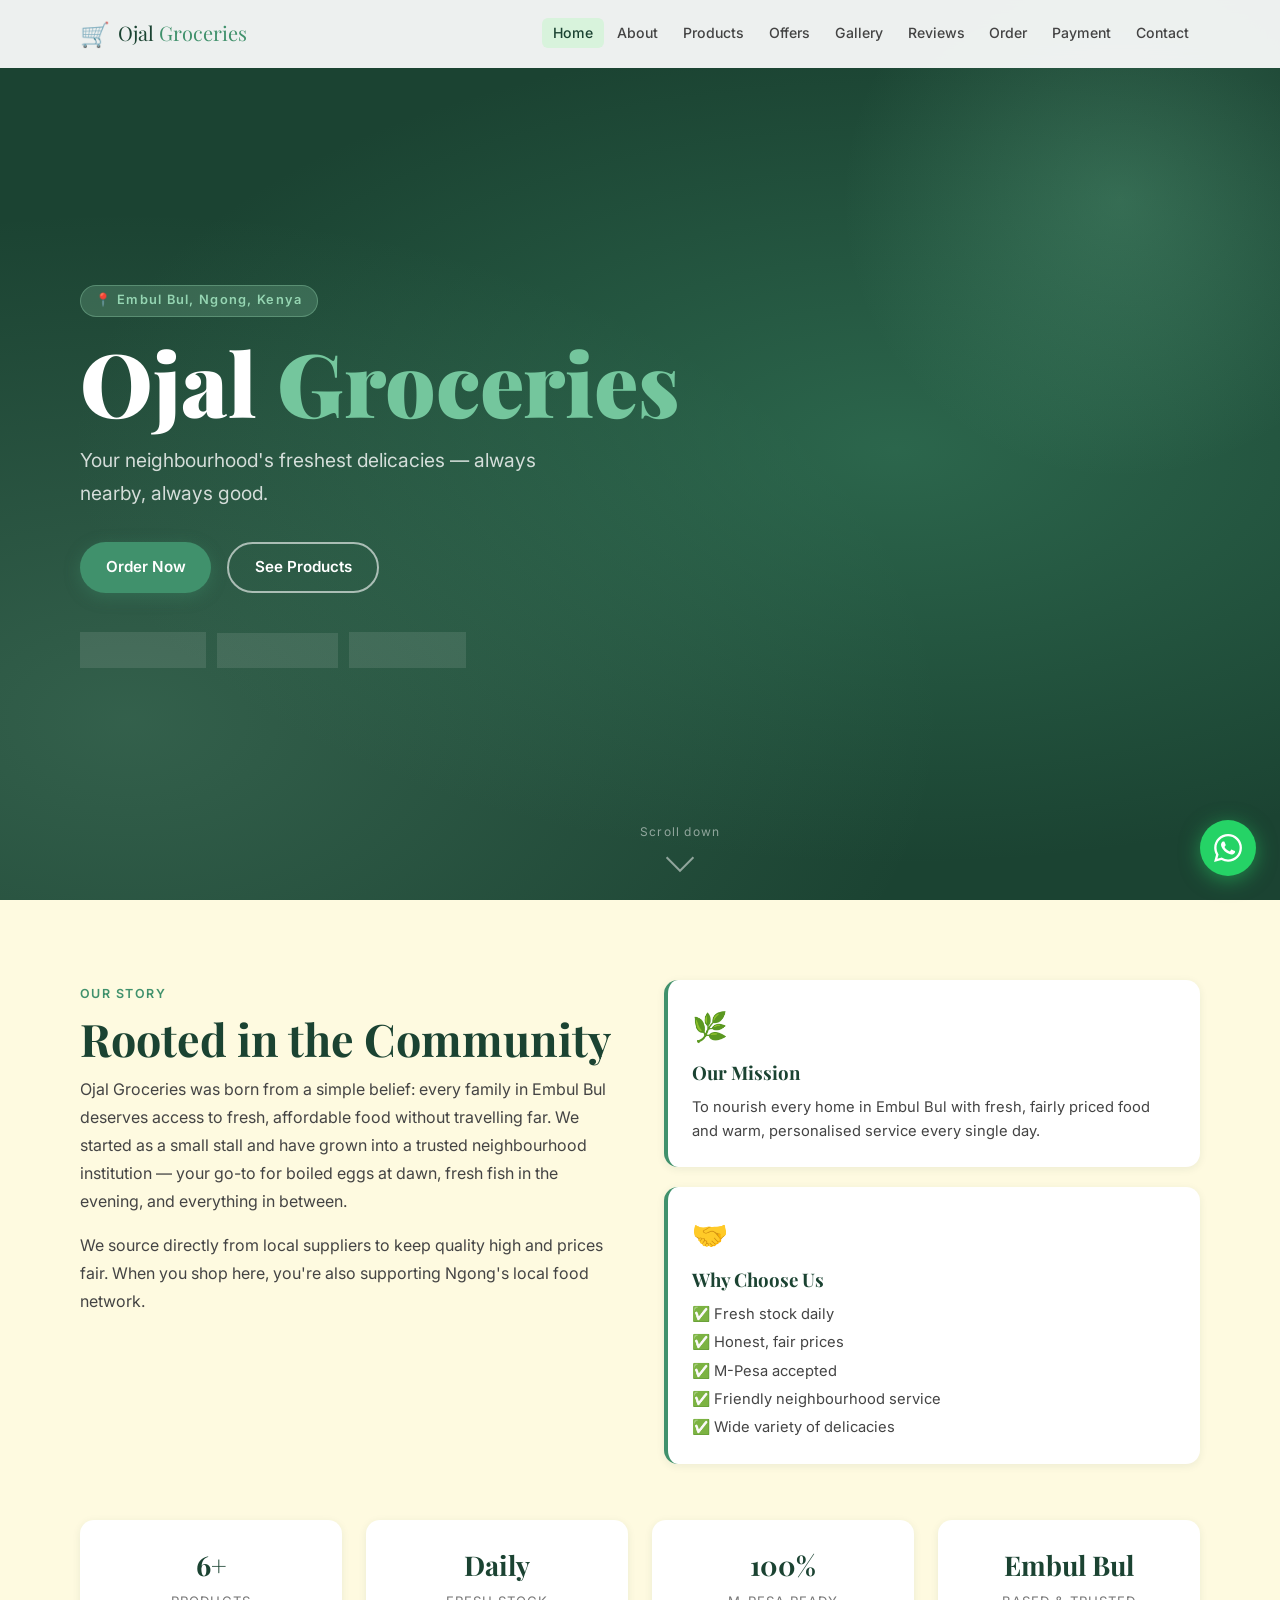
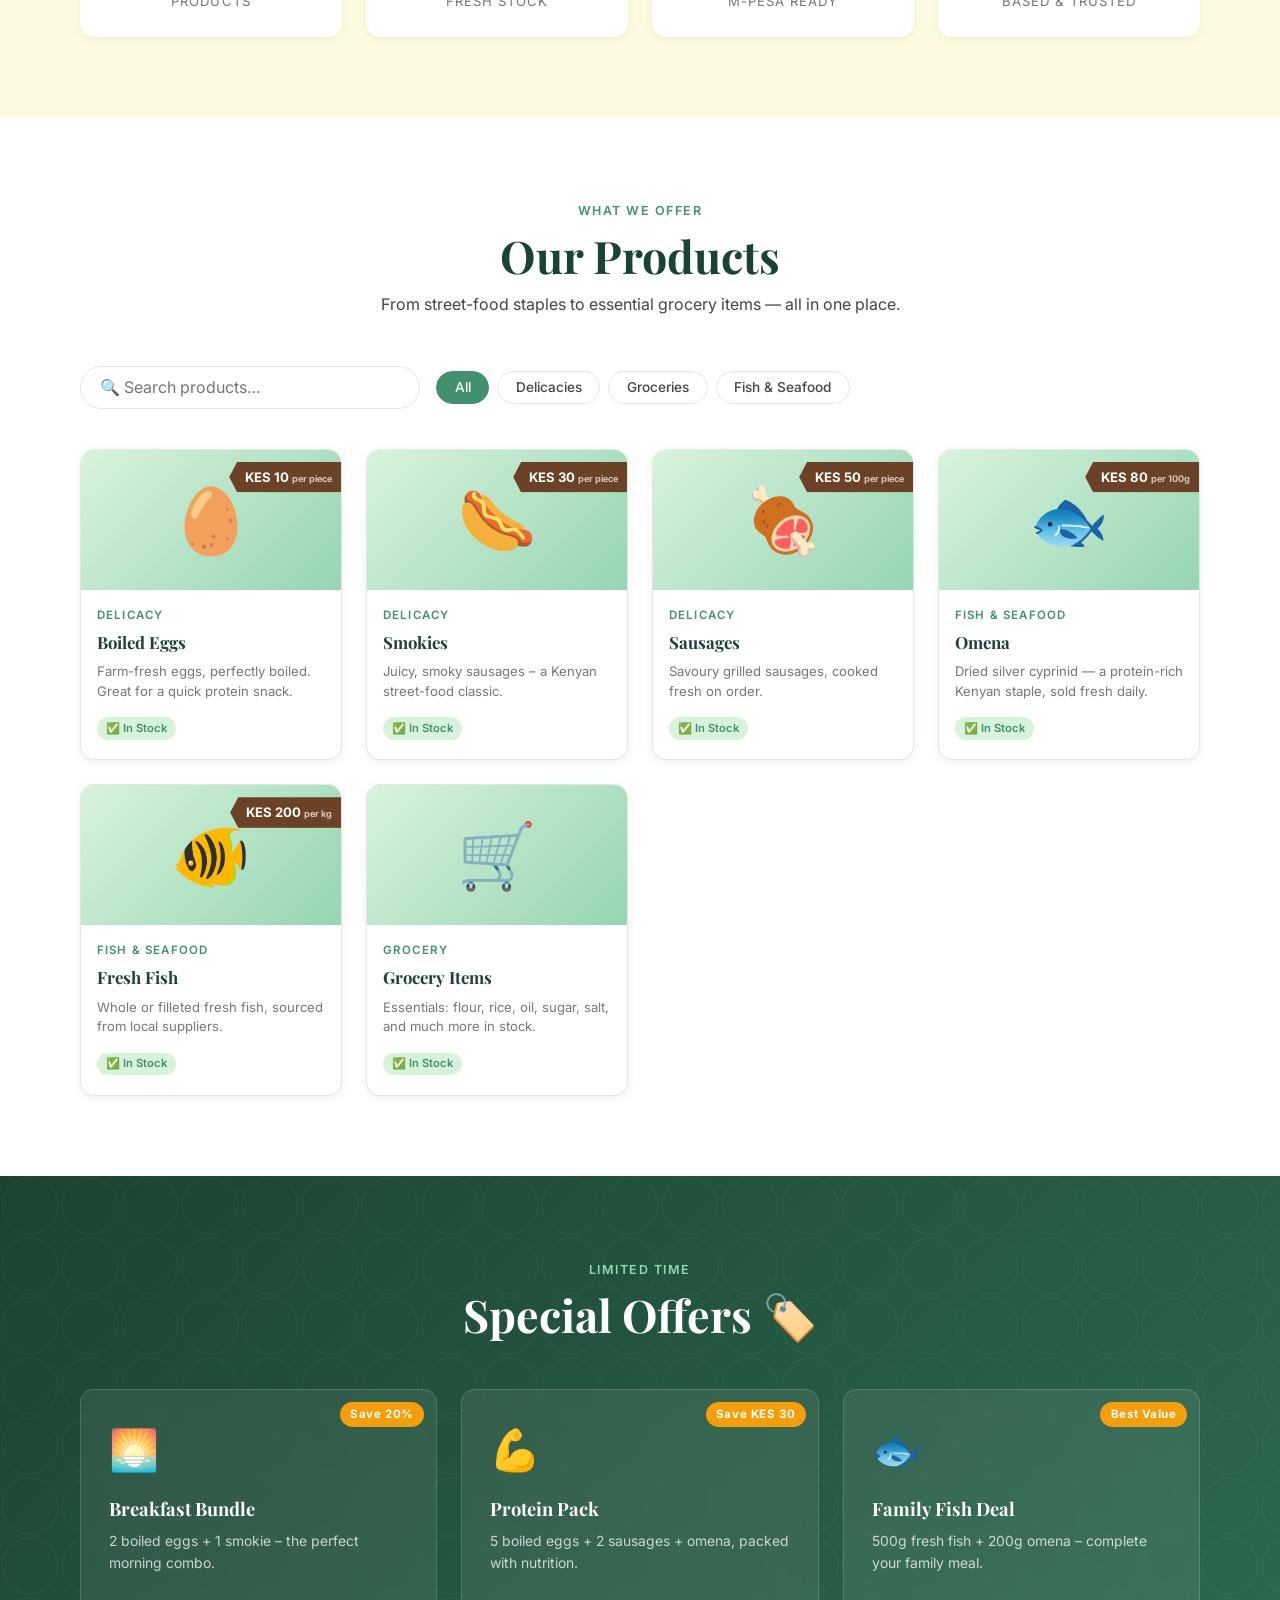
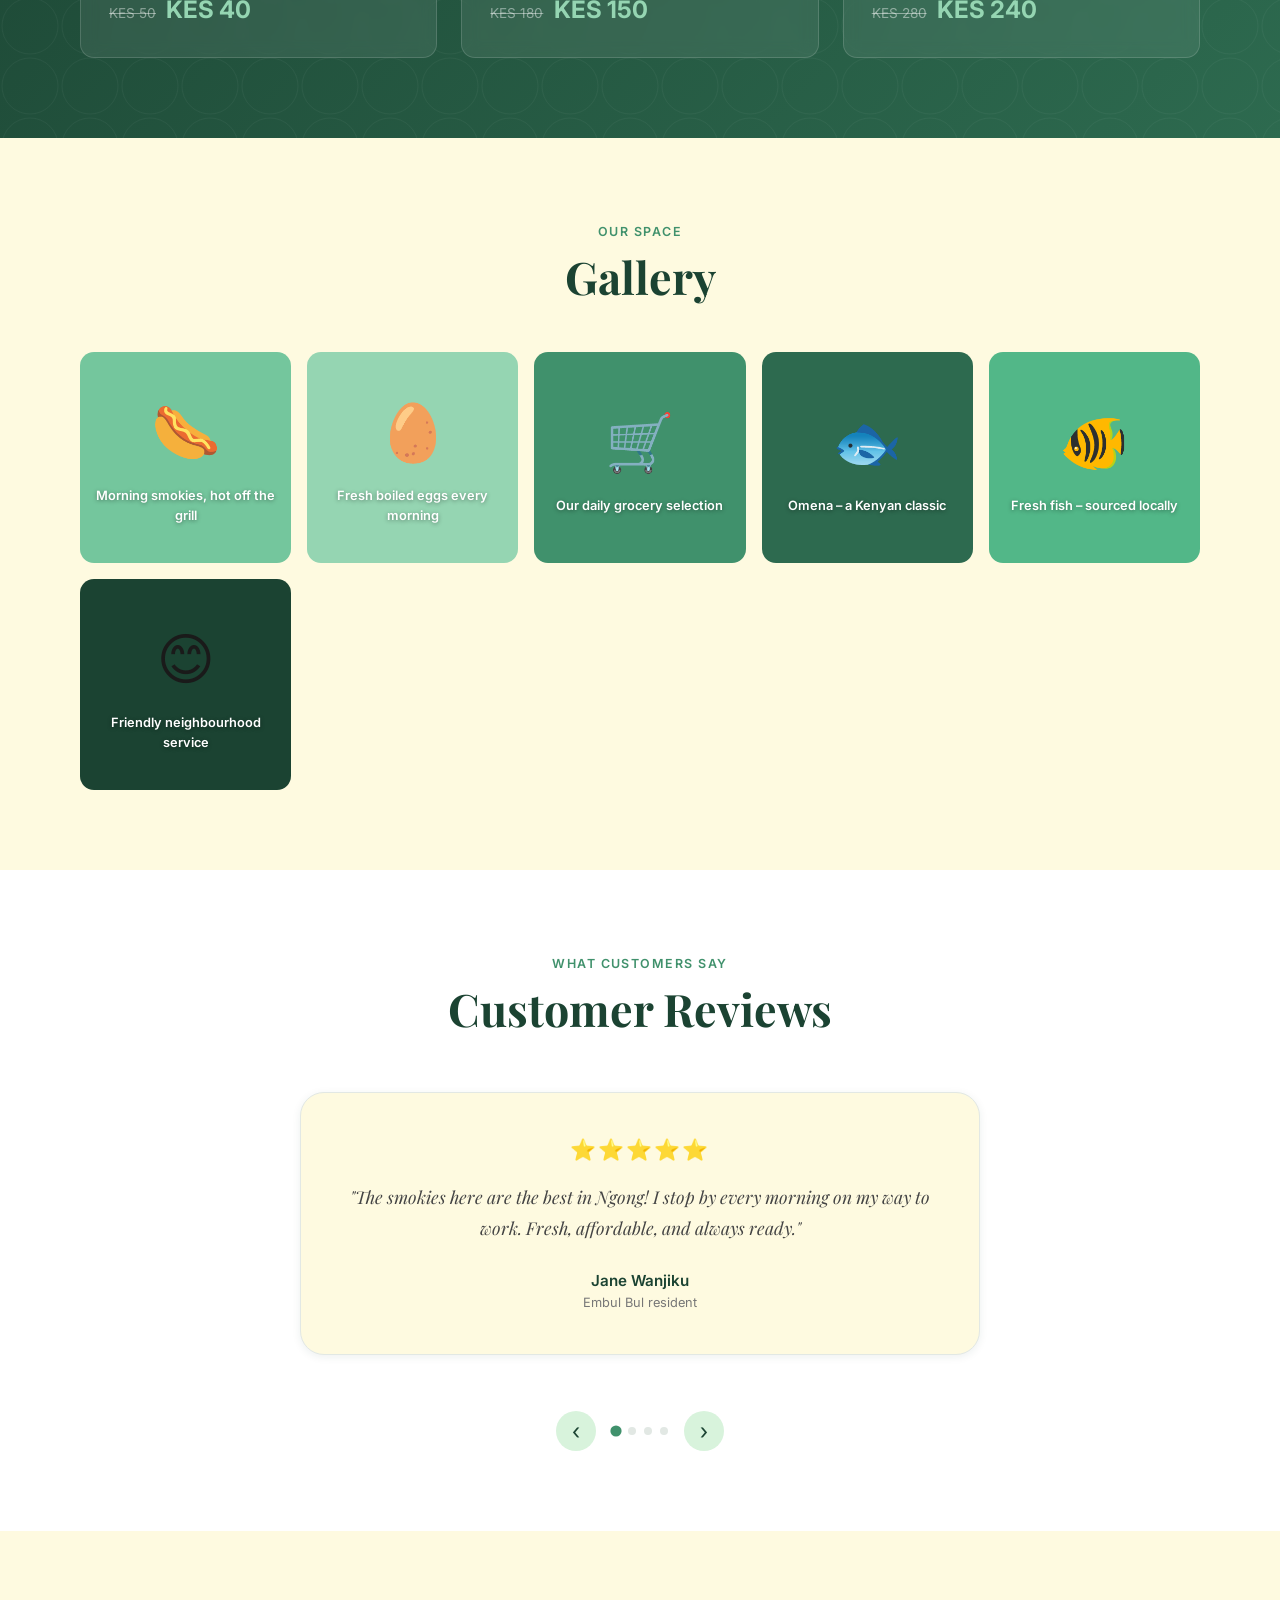
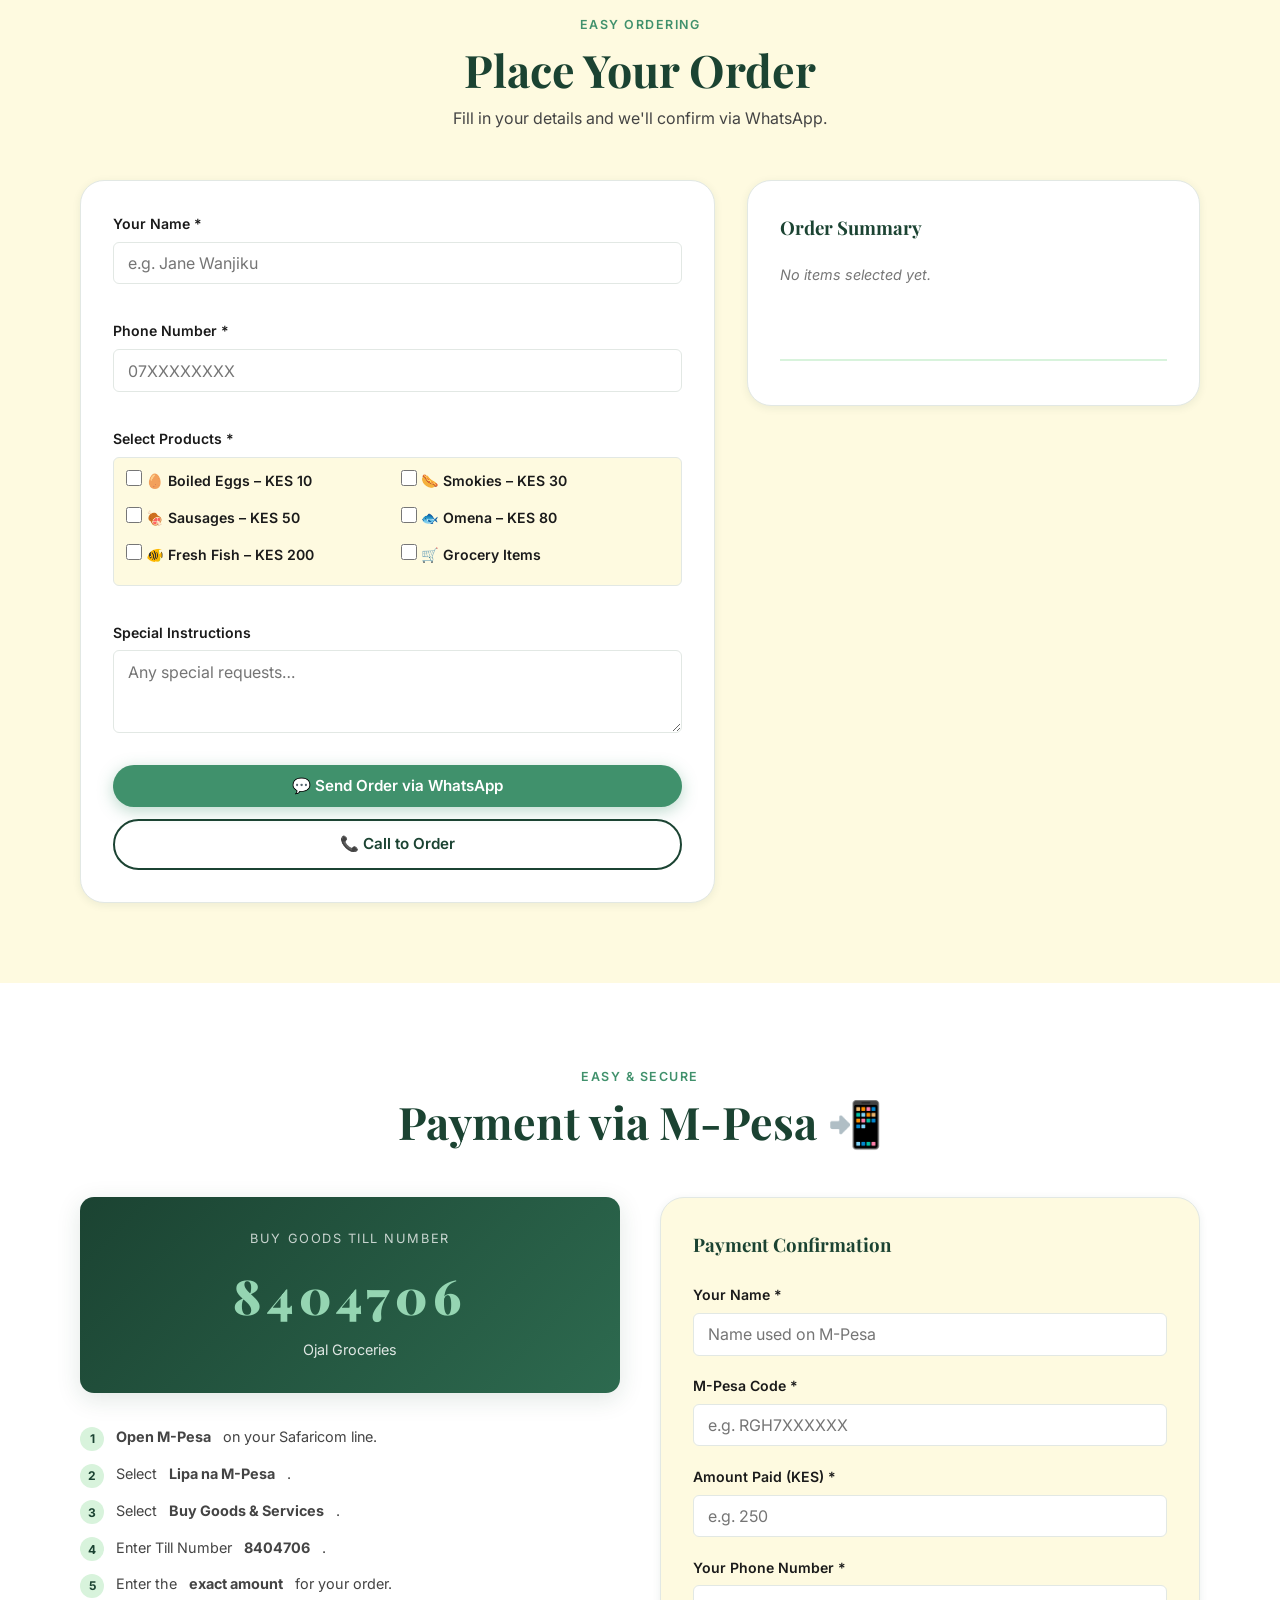
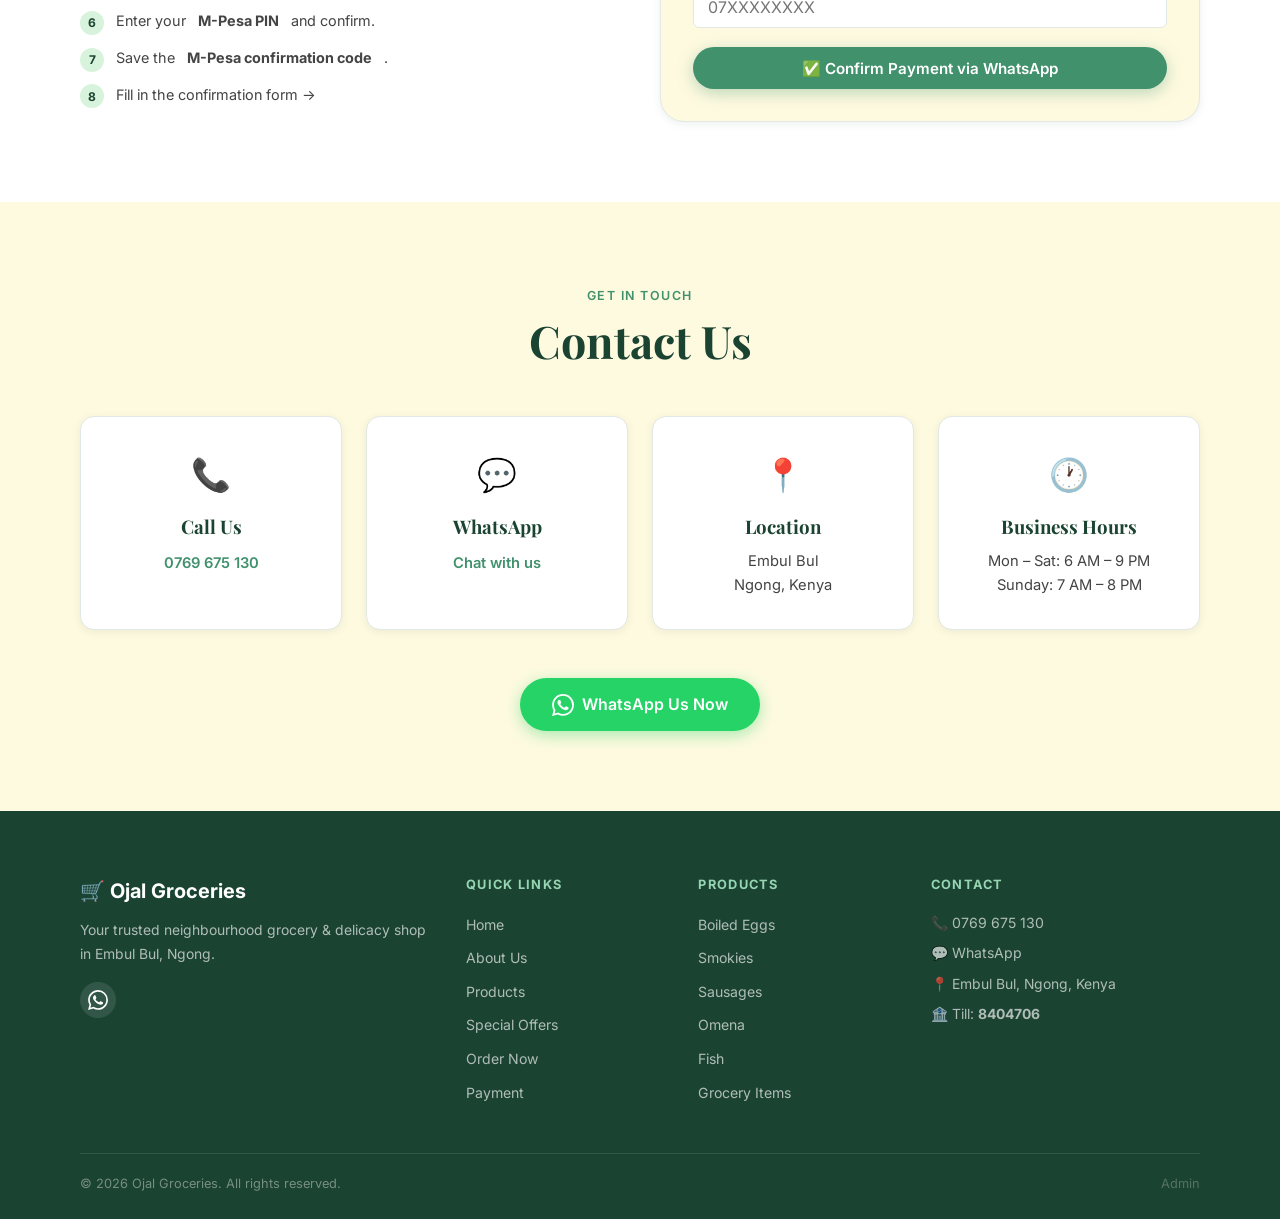
<file: index.html>
<!DOCTYPE html>
<html lang="en">
<head>
  <meta charset="UTF-8" />
  <meta name="viewport" content="width=device-width, initial-scale=1.0" />
  <title>Ojal Groceries – Fresh From the Market</title>
  <link rel="stylesheet" href="style.css" />
  <link rel="preconnect" href="https://fonts.googleapis.com" />
  <link href="https://fonts.googleapis.com/css2?family=Playfair+Display:wght@600;700;900&family=Inter:wght@300;400;500;600&display=swap" rel="stylesheet" />
</head>
<body>

  <!-- ===== LOADING SCREEN ===== -->
  <div id="loader" class="loader">
    <div class="loader-inner">
      <div class="loader-leaf">🥬</div>
      <p>Loading freshness…</p>
    </div>
  </div>

  <!-- ===== NAVIGATION ===== -->
  <nav class="navbar" id="navbar">
    <div class="nav-container">
      <a href="#home" class="nav-logo">
        <span class="logo-icon">🛒</span>
        <span class="logo-text">Ojal <em>Groceries</em></span>
      </a>
      <button class="nav-toggle" id="navToggle" aria-label="Toggle menu">
        <span></span><span></span><span></span>
      </button>
      <ul class="nav-links" id="navLinks">
        <li><a href="#home">Home</a></li>
        <li><a href="#about">About</a></li>
        <li><a href="#products">Products</a></li>
        <li><a href="#offers">Offers</a></li>
        <li><a href="#gallery">Gallery</a></li>
        <li><a href="#reviews">Reviews</a></li>
        <li><a href="#order">Order</a></li>
        <li><a href="#payment">Payment</a></li>
        <li><a href="#contact">Contact</a></li>
      </ul>
    </div>
  </nav>

  <!-- ===== HERO ===== -->
  <section id="home" class="hero">
    <div class="hero-bg"></div>
    <div class="hero-content">
      <span class="hero-eyebrow">📍 Embul Bul, Ngong, Kenya</span>
      <h1 class="hero-title">Ojal <span class="hero-accent">Groceries</span></h1>
      <p class="hero-slogan">Your neighbourhood's freshest delicacies — always nearby, always good.</p>
      <div class="hero-cta">
        <a href="#order" class="btn btn-primary">Order Now</a>
        <a href="#products" class="btn btn-outline">See Products</a>
      </div>
      <div class="hero-badges">
        <div class="badge"><span>🥚</span> Fresh Eggs</div>
        <div class="badge"><span>🐟</span> Fresh Fish</div>
        <div class="badge"><span>🥬</span> Groceries</div>
      </div>
    </div>
    <div class="hero-scroll-hint">
      <span>Scroll down</span>
      <div class="scroll-arrow"></div>
    </div>
  </section>

  <!-- ===== ABOUT ===== -->
  <section id="about" class="about section">
    <div class="container">
      <div class="about-grid">
        <div class="about-story reveal">
          <span class="section-eyebrow">Our Story</span>
          <h2 class="section-title">Rooted in the Community</h2>
          <p>Ojal Groceries was born from a simple belief: every family in Embul Bul deserves access to fresh, affordable food without travelling far. We started as a small stall and have grown into a trusted neighbourhood institution — your go-to for boiled eggs at dawn, fresh fish in the evening, and everything in between.</p>
          <p>We source directly from local suppliers to keep quality high and prices fair. When you shop here, you're also supporting Ngong's local food network.</p>
        </div>
        <div class="about-cards reveal">
          <div class="about-card">
            <span class="about-icon">🌿</span>
            <h3>Our Mission</h3>
            <p>To nourish every home in Embul Bul with fresh, fairly priced food and warm, personalised service every single day.</p>
          </div>
          <div class="about-card">
            <span class="about-icon">🤝</span>
            <h3>Why Choose Us</h3>
            <ul class="about-list">
              <li>✅ Fresh stock daily</li>
              <li>✅ Honest, fair prices</li>
              <li>✅ M-Pesa accepted</li>
              <li>✅ Friendly neighbourhood service</li>
              <li>✅ Wide variety of delicacies</li>
            </ul>
          </div>
        </div>
      </div>
      <div class="stats-row">
        <div class="stat reveal"><strong id="statProducts">6+</strong><span>Products</span></div>
        <div class="stat reveal"><strong>Daily</strong><span>Fresh Stock</span></div>
        <div class="stat reveal"><strong>100%</strong><span>M-Pesa Ready</span></div>
        <div class="stat reveal"><strong>Embul Bul</strong><span>Based &amp; Trusted</span></div>
      </div>
    </div>
  </section>

  <!-- ===== PRODUCTS ===== -->
  <section id="products" class="products section">
    <div class="container">
      <div class="section-header reveal">
        <span class="section-eyebrow">What We Offer</span>
        <h2 class="section-title">Our Products</h2>
        <p class="section-sub">From street-food staples to essential grocery items — all in one place.</p>
      </div>
      <div class="products-controls reveal">
        <input type="search" id="productSearch" class="search-input" placeholder="🔍 Search products…" />
        <div class="filter-tabs" id="filterTabs">
          <button class="filter-btn active" data-filter="all">All</button>
          <button class="filter-btn" data-filter="delicacy">Delicacies</button>
          <button class="filter-btn" data-filter="grocery">Groceries</button>
          <button class="filter-btn" data-filter="fish">Fish & Seafood</button>
        </div>
      </div>
      <div class="products-grid" id="productsGrid">
        <!-- Populated by JS -->
      </div>
    </div>
  </section>

  <!-- ===== SPECIAL OFFERS ===== -->
  <section id="offers" class="offers section">
    <div class="container">
      <div class="section-header reveal">
        <span class="section-eyebrow">Limited Time</span>
        <h2 class="section-title">Special Offers 🏷️</h2>
      </div>
      <div class="offers-grid" id="offersGrid">
        <!-- Populated by JS -->
      </div>
    </div>
  </section>

  <!-- ===== GALLERY ===== -->
  <section id="gallery" class="gallery section">
    <div class="container">
      <div class="section-header reveal">
        <span class="section-eyebrow">Our Space</span>
        <h2 class="section-title">Gallery</h2>
      </div>
      <div class="gallery-grid" id="galleryGrid">
        <!-- Populated by JS -->
      </div>
    </div>
    <!-- Lightbox -->
    <div class="lightbox" id="lightbox">
      <button class="lightbox-close" id="lightboxClose">&times;</button>
      <button class="lightbox-prev" id="lightboxPrev">&#8249;</button>
      <div class="lightbox-content">
        <div class="lightbox-img-wrap" id="lightboxImgWrap"></div>
        <p class="lightbox-caption" id="lightboxCaption"></p>
      </div>
      <button class="lightbox-next" id="lightboxNext">&#8250;</button>
    </div>
  </section>

  <!-- ===== REVIEWS ===== -->
  <section id="reviews" class="reviews section">
    <div class="container">
      <div class="section-header reveal">
        <span class="section-eyebrow">What Customers Say</span>
        <h2 class="section-title">Customer Reviews</h2>
      </div>
      <div class="testimonials-slider">
        <div class="testimonials-track" id="testimonialsTrack">
          <!-- Populated by JS -->
        </div>
        <div class="slider-controls">
          <button class="slider-btn" id="prevSlide">&#8249;</button>
          <div class="slider-dots" id="sliderDots"></div>
          <button class="slider-btn" id="nextSlide">&#8250;</button>
        </div>
      </div>
    </div>
  </section>

  <!-- ===== ORDER ===== -->
  <section id="order" class="order section">
    <div class="container">
      <div class="section-header reveal">
        <span class="section-eyebrow">Easy Ordering</span>
        <h2 class="section-title">Place Your Order</h2>
        <p class="section-sub">Fill in your details and we'll confirm via WhatsApp.</p>
      </div>
      <div class="order-layout">
        <div class="order-form-wrap reveal">
          <form id="orderForm" class="order-form" novalidate>
            <div class="form-group">
              <label for="customerName">Your Name *</label>
              <input type="text" id="customerName" placeholder="e.g. Jane Wanjiku" required />
              <span class="field-error" id="nameError"></span>
            </div>
            <div class="form-group">
              <label for="customerPhone">Phone Number *</label>
              <input type="tel" id="customerPhone" placeholder="07XXXXXXXX" required />
              <span class="field-error" id="phoneError"></span>
            </div>
            <div class="form-group">
              <label>Select Products *</label>
              <div class="product-checkboxes" id="orderProductList">
                <!-- Populated by JS -->
              </div>
              <span class="field-error" id="productError"></span>
            </div>
            <div class="form-group">
              <label for="orderNotes">Special Instructions</label>
              <textarea id="orderNotes" rows="3" placeholder="Any special requests…"></textarea>
            </div>
            <div class="form-actions">
              <button type="submit" class="btn btn-primary btn-full" id="whatsappOrderBtn">
                💬 Send Order via WhatsApp
              </button>
              <a href="tel:0769675130" class="btn btn-outline btn-full">📞 Call to Order</a>
            </div>
          </form>
        </div>
        <div class="order-summary reveal" id="orderSummary">
          <h3>Order Summary</h3>
          <div id="summaryItems" class="summary-items"><p class="empty-summary">No items selected yet.</p></div>
          <div class="summary-total" id="summaryTotal"></div>
        </div>
      </div>
    </div>
  </section>

  <!-- ===== PAYMENT ===== -->
  <section id="payment" class="payment section">
    <div class="container">
      <div class="section-header reveal">
        <span class="section-eyebrow">Easy &amp; Secure</span>
        <h2 class="section-title">Payment via M-Pesa 📲</h2>
      </div>
      <div class="payment-layout">
        <div class="payment-instructions reveal">
          <div class="till-card">
            <p class="till-label">Buy Goods Till Number</p>
            <p class="till-number">8404706</p>
            <p class="till-name">Ojal Groceries</p>
          </div>
          <ol class="mpesa-steps">
            <li><strong>Open M-Pesa</strong> on your Safaricom line.</li>
            <li>Select <strong>Lipa na M-Pesa</strong>.</li>
            <li>Select <strong>Buy Goods &amp; Services</strong>.</li>
            <li>Enter Till Number <strong>8404706</strong>.</li>
            <li>Enter the <strong>exact amount</strong> for your order.</li>
            <li>Enter your <strong>M-Pesa PIN</strong> and confirm.</li>
            <li>Save the <strong>M-Pesa confirmation code</strong>.</li>
            <li>Fill in the confirmation form →</li>
          </ol>
        </div>
        <div class="payment-confirm-form reveal">
          <h3>Payment Confirmation</h3>
          <form id="paymentForm" novalidate>
            <div class="form-group">
              <label for="payName">Your Name *</label>
              <input type="text" id="payName" placeholder="Name used on M-Pesa" required />
            </div>
            <div class="form-group">
              <label for="payCode">M-Pesa Code *</label>
              <input type="text" id="payCode" placeholder="e.g. RGH7XXXXXX" required />
            </div>
            <div class="form-group">
              <label for="payAmount">Amount Paid (KES) *</label>
              <input type="number" id="payAmount" placeholder="e.g. 250" required />
            </div>
            <div class="form-group">
              <label for="payPhone">Your Phone Number *</label>
              <input type="tel" id="payPhone" placeholder="07XXXXXXXX" required />
            </div>
            <button type="submit" class="btn btn-primary btn-full">✅ Confirm Payment via WhatsApp</button>
          </form>
        </div>
      </div>
    </div>
  </section>

  <!-- ===== CONTACT ===== -->
  <section id="contact" class="contact section">
    <div class="container">
      <div class="section-header reveal">
        <span class="section-eyebrow">Get in Touch</span>
        <h2 class="section-title">Contact Us</h2>
      </div>
      <div class="contact-grid">
        <div class="contact-card reveal">
          <span class="contact-icon">📞</span>
          <h3>Call Us</h3>
          <a href="tel:0769675130" class="contact-link">0769 675 130</a>
        </div>
        <div class="contact-card reveal">
          <span class="contact-icon">💬</span>
          <h3>WhatsApp</h3>
          <a href="https://wa.me/254769675130" target="_blank" rel="noopener" class="contact-link">Chat with us</a>
        </div>
        <div class="contact-card reveal">
          <span class="contact-icon">📍</span>
          <h3>Location</h3>
          <p>Embul Bul<br />Ngong, Kenya</p>
        </div>
        <div class="contact-card reveal">
          <span class="contact-icon">🕐</span>
          <h3>Business Hours</h3>
          <p>Mon – Sat: 6 AM – 9 PM<br />Sunday: 7 AM – 8 PM</p>
        </div>
      </div>
      <div class="contact-whatsapp-cta reveal">
        <a href="https://wa.me/254769675130?text=Hi%20Ojal%20Groceries%2C%20I%27d%20like%20to%20place%20an%20order!" target="_blank" rel="noopener" class="btn btn-whatsapp">
          <svg viewBox="0 0 24 24" width="22" height="22" fill="currentColor"><path d="M17.472 14.382c-.297-.149-1.758-.867-2.03-.967-.273-.099-.471-.148-.67.15-.197.297-.767.966-.94 1.164-.173.199-.347.223-.644.075-.297-.15-1.255-.463-2.39-1.475-.883-.788-1.48-1.761-1.653-2.059-.173-.297-.018-.458.13-.606.134-.133.298-.347.446-.52.149-.174.198-.298.298-.497.099-.198.05-.371-.025-.52-.075-.149-.669-1.612-.916-2.207-.242-.579-.487-.5-.669-.51-.173-.008-.371-.01-.57-.01-.198 0-.52.074-.792.372-.272.297-1.04 1.016-1.04 2.479 0 1.462 1.065 2.875 1.213 3.074.149.198 2.096 3.2 5.077 4.487.709.306 1.262.489 1.694.625.712.227 1.36.195 1.871.118.571-.085 1.758-.719 2.006-1.413.248-.694.248-1.289.173-1.413-.074-.124-.272-.198-.57-.347m-5.421 7.403h-.004a9.87 9.87 0 01-5.031-1.378l-.361-.214-3.741.982.998-3.648-.235-.374a9.86 9.86 0 01-1.51-5.26c.001-5.45 4.436-9.884 9.888-9.884 2.64 0 5.122 1.03 6.988 2.898a9.825 9.825 0 012.893 6.994c-.003 5.45-4.437 9.884-9.885 9.884m8.413-18.297A11.815 11.815 0 0012.05 0C5.495 0 .16 5.335.157 11.892c0 2.096.547 4.142 1.588 5.945L.057 24l6.305-1.654a11.882 11.882 0 005.683 1.448h.005c6.554 0 11.89-5.335 11.893-11.893a11.821 11.821 0 00-3.48-8.413z"/></svg>
          WhatsApp Us Now
        </a>
      </div>
    </div>
  </section>

  <!-- ===== FOOTER ===== -->
  <footer class="footer">
    <div class="container">
      <div class="footer-grid">
        <div class="footer-brand">
          <div class="footer-logo">🛒 Ojal Groceries</div>
          <p>Your trusted neighbourhood grocery &amp; delicacy shop in Embul Bul, Ngong.</p>
          <div class="footer-social">
            <a href="https://wa.me/254769675130" target="_blank" rel="noopener" title="WhatsApp">
              <svg viewBox="0 0 24 24" width="20" height="20" fill="currentColor"><path d="M17.472 14.382c-.297-.149-1.758-.867-2.03-.967-.273-.099-.471-.148-.67.15-.197.297-.767.966-.94 1.164-.173.199-.347.223-.644.075-.297-.15-1.255-.463-2.39-1.475-.883-.788-1.48-1.761-1.653-2.059-.173-.297-.018-.458.13-.606.134-.133.298-.347.446-.52.149-.174.198-.298.298-.497.099-.198.05-.371-.025-.52-.075-.149-.669-1.612-.916-2.207-.242-.579-.487-.5-.669-.51-.173-.008-.371-.01-.57-.01-.198 0-.52.074-.792.372-.272.297-1.04 1.016-1.04 2.479 0 1.462 1.065 2.875 1.213 3.074.149.198 2.096 3.2 5.077 4.487.709.306 1.262.489 1.694.625.712.227 1.36.195 1.871.118.571-.085 1.758-.719 2.006-1.413.248-.694.248-1.289.173-1.413-.074-.124-.272-.198-.57-.347m-5.421 7.403h-.004a9.87 9.87 0 01-5.031-1.378l-.361-.214-3.741.982.998-3.648-.235-.374a9.86 9.86 0 01-1.51-5.26c.001-5.45 4.436-9.884 9.888-9.884 2.64 0 5.122 1.03 6.988 2.898a9.825 9.825 0 012.893 6.994c-.003 5.45-4.437 9.884-9.885 9.884m8.413-18.297A11.815 11.815 0 0012.05 0C5.495 0 .16 5.335.157 11.892c0 2.096.547 4.142 1.588 5.945L.057 24l6.305-1.654a11.882 11.882 0 005.683 1.448h.005c6.554 0 11.89-5.335 11.893-11.893a11.821 11.821 0 00-3.48-8.413z"/></svg>
            </a>
          </div>
        </div>
        <div class="footer-links">
          <h4>Quick Links</h4>
          <ul>
            <li><a href="#home">Home</a></li>
            <li><a href="#about">About Us</a></li>
            <li><a href="#products">Products</a></li>
            <li><a href="#offers">Special Offers</a></li>
            <li><a href="#order">Order Now</a></li>
            <li><a href="#payment">Payment</a></li>
          </ul>
        </div>
        <div class="footer-links">
          <h4>Products</h4>
          <ul>
            <li><a href="#products">Boiled Eggs</a></li>
            <li><a href="#products">Smokies</a></li>
            <li><a href="#products">Sausages</a></li>
            <li><a href="#products">Omena</a></li>
            <li><a href="#products">Fish</a></li>
            <li><a href="#products">Grocery Items</a></li>
          </ul>
        </div>
        <div class="footer-contact">
          <h4>Contact</h4>
          <p>📞 <a href="tel:0769675130">0769 675 130</a></p>
          <p>💬 <a href="https://wa.me/254769675130" target="_blank" rel="noopener">WhatsApp</a></p>
          <p>📍 Embul Bul, Ngong, Kenya</p>
          <p>🏦 Till: <strong>8404706</strong></p>
        </div>
      </div>
      <div class="footer-bottom">
        <p>&copy; <span id="footerYear"></span> Ojal Groceries. All rights reserved.</p>
        <p><a href="admin.html" class="admin-link">Admin</a></p>
      </div>
    </div>
  </footer>

  <!-- ===== FLOATING WHATSAPP BUTTON ===== -->
  <a href="https://wa.me/254769675130?text=Hi%20Ojal%20Groceries%2C%20I%27d%20like%20to%20place%20an%20order!" class="float-wa" target="_blank" rel="noopener" title="Chat on WhatsApp">
    <svg viewBox="0 0 24 24" width="28" height="28" fill="currentColor"><path d="M17.472 14.382c-.297-.149-1.758-.867-2.03-.967-.273-.099-.471-.148-.67.15-.197.297-.767.966-.94 1.164-.173.199-.347.223-.644.075-.297-.15-1.255-.463-2.39-1.475-.883-.788-1.48-1.761-1.653-2.059-.173-.297-.018-.458.13-.606.134-.133.298-.347.446-.52.149-.174.198-.298.298-.497.099-.198.05-.371-.025-.52-.075-.149-.669-1.612-.916-2.207-.242-.579-.487-.5-.669-.51-.173-.008-.371-.01-.57-.01-.198 0-.52.074-.792.372-.272.297-1.04 1.016-1.04 2.479 0 1.462 1.065 2.875 1.213 3.074.149.198 2.096 3.2 5.077 4.487.709.306 1.262.489 1.694.625.712.227 1.36.195 1.871.118.571-.085 1.758-.719 2.006-1.413.248-.694.248-1.289.173-1.413-.074-.124-.272-.198-.57-.347m-5.421 7.403h-.004a9.87 9.87 0 01-5.031-1.378l-.361-.214-3.741.982.998-3.648-.235-.374a9.86 9.86 0 01-1.51-5.26c.001-5.45 4.436-9.884 9.888-9.884 2.64 0 5.122 1.03 6.988 2.898a9.825 9.825 0 012.893 6.994c-.003 5.45-4.437 9.884-9.885 9.884m8.413-18.297A11.815 11.815 0 0012.05 0C5.495 0 .16 5.335.157 11.892c0 2.096.547 4.142 1.588 5.945L.057 24l6.305-1.654a11.882 11.882 0 005.683 1.448h.005c6.554 0 11.89-5.335 11.893-11.893a11.821 11.821 0 00-3.48-8.413z"/></svg>
  </a>

  <script src="script.js"></script>
</body>
</html>
</file>
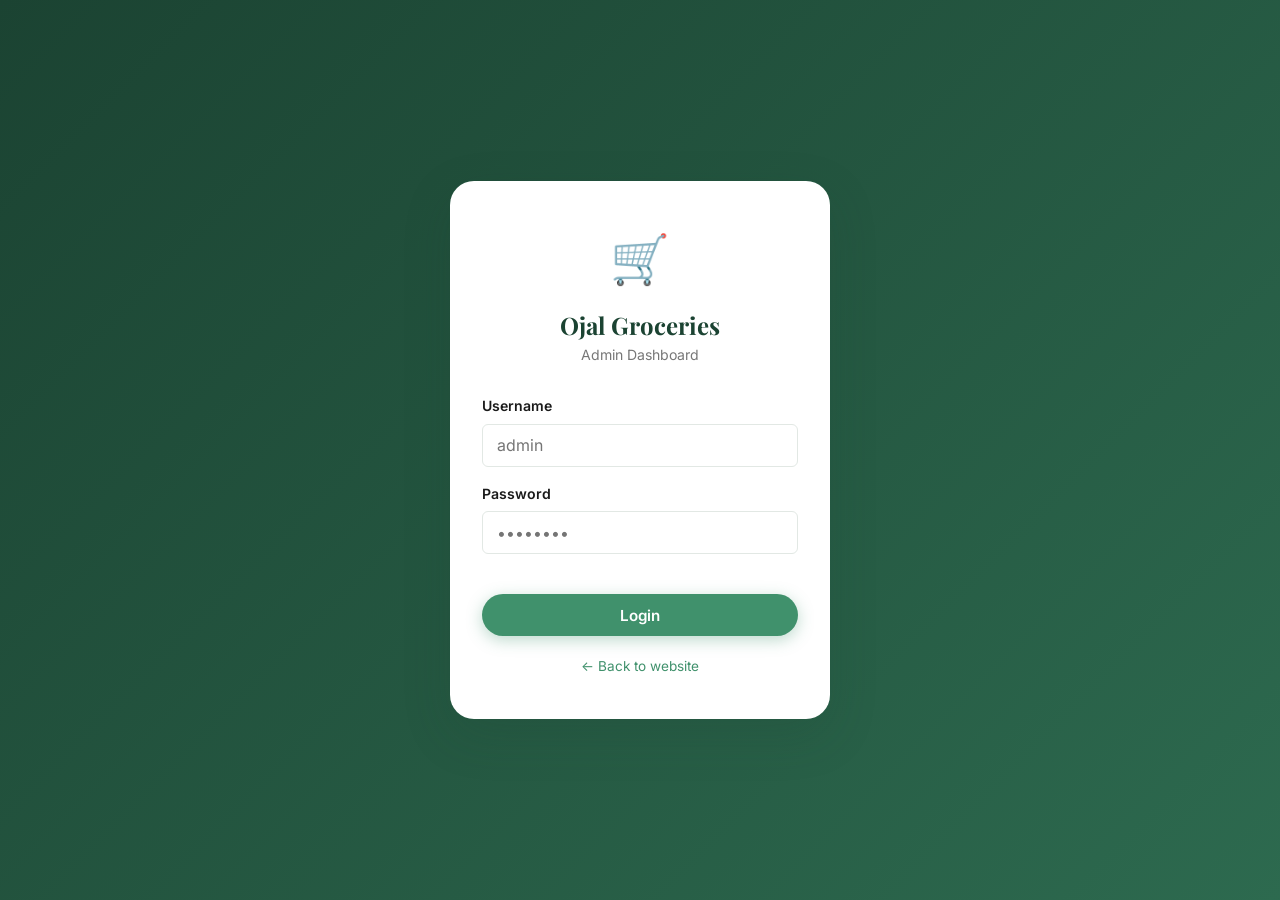
<file: admin.html>
<!DOCTYPE html>
<html lang="en">
<head>
  <meta charset="UTF-8" />
  <meta name="viewport" content="width=device-width, initial-scale=1.0" />
  <title>Admin Dashboard – Ojal Groceries</title>
  <link rel="stylesheet" href="style.css" />
  <link rel="stylesheet" href="admin.css" />
  <link rel="preconnect" href="https://fonts.googleapis.com" />
  <link href="https://fonts.googleapis.com/css2?family=Playfair+Display:wght@600;700&family=Inter:wght@300;400;500;600&display=swap" rel="stylesheet" />
</head>
<body class="admin-body">

  <!-- ===== LOGIN SCREEN ===== -->
  <div class="login-screen" id="loginScreen">
    <div class="login-card">
      <div class="login-logo">🛒</div>
      <h1>Ojal Groceries</h1>
      <p>Admin Dashboard</p>
      <form id="loginForm" novalidate>
        <div class="form-group">
          <label for="loginUser">Username</label>
          <input type="text" id="loginUser" placeholder="admin" autocomplete="username" />
        </div>
        <div class="form-group">
          <label for="loginPass">Password</label>
          <input type="password" id="loginPass" placeholder="••••••••" autocomplete="current-password" />
        </div>
        <p class="login-error" id="loginError"></p>
        <button type="submit" class="btn btn-primary btn-full">Login</button>
      </form>
      <a href="index.html" class="back-link">← Back to website</a>
    </div>
  </div>

  <!-- ===== ADMIN DASHBOARD ===== -->
  <div class="admin-wrap" id="adminWrap" style="display:none">

    <!-- Sidebar -->
    <aside class="admin-sidebar" id="adminSidebar">
      <div class="sidebar-header">
        <span>🛒</span>
        <strong>Ojal Admin</strong>
      </div>
      <nav class="sidebar-nav">
        <button class="sidebar-link active" data-panel="dashboard">📊 Dashboard</button>
        <button class="sidebar-link" data-panel="products">🛍️ Products</button>
        <button class="sidebar-link" data-panel="offers">🏷️ Offers</button>
        <button class="sidebar-link" data-panel="gallery">🖼️ Gallery</button>
        <button class="sidebar-link" data-panel="testimonials">⭐ Reviews</button>
        <button class="sidebar-link" data-panel="settings">⚙️ Settings</button>
      </nav>
      <button class="sidebar-logout" id="logoutBtn">🚪 Logout</button>
    </aside>

    <!-- Main -->
    <main class="admin-main">
      <!-- Top bar -->
      <div class="admin-topbar">
        <button class="sidebar-toggle-btn" id="sidebarToggleBtn">☰</button>
        <h2 id="adminPageTitle">Dashboard</h2>
        <a href="index.html" target="_blank" class="btn btn-outline btn-sm">View Site →</a>
      </div>

      <!-- ===== DASHBOARD PANEL ===== -->
      <section class="admin-panel active" id="panel-dashboard">
        <div class="stats-grid">
          <div class="stat-card"><h4>Total Products</h4><p id="dashProducts">0</p></div>
          <div class="stat-card"><h4>Active Offers</h4><p id="dashOffers">0</p></div>
          <div class="stat-card"><h4>Gallery Items</h4><p id="dashGallery">0</p></div>
          <div class="stat-card"><h4>Reviews</h4><p id="dashReviews">0</p></div>
        </div>
        <div class="quick-actions">
          <h3>Quick Actions</h3>
          <div class="qa-grid">
            <button class="qa-btn" data-panel="products">➕ Add Product</button>
            <button class="qa-btn" data-panel="offers">➕ Add Offer</button>
            <button class="qa-btn" data-panel="gallery">➕ Add Gallery</button>
            <button class="qa-btn" data-panel="testimonials">➕ Add Review</button>
          </div>
        </div>
      </section>

      <!-- ===== PRODUCTS PANEL ===== -->
      <section class="admin-panel" id="panel-products">
        <div class="panel-header">
          <h3>Manage Products</h3>
          <button class="btn btn-primary btn-sm" id="addProductBtn">➕ Add Product</button>
        </div>
        <!-- Add/Edit Form -->
        <div class="admin-form-card" id="productFormCard" style="display:none">
          <h4 id="productFormTitle">Add Product</h4>
          <form id="productForm">
            <input type="hidden" id="productId" />
            <div class="form-row">
              <div class="form-group">
                <label>Product Name *</label>
                <input type="text" id="pName" placeholder="e.g. Boiled Eggs" required />
              </div>
              <div class="form-group">
                <label>Category *</label>
                <select id="pCategory">
                  <option value="delicacy">Delicacy</option>
                  <option value="grocery">Grocery</option>
                  <option value="fish">Fish & Seafood</option>
                </select>
              </div>
            </div>
            <div class="form-row">
              <div class="form-group">
                <label>Price (KES) *</label>
                <input type="number" id="pPrice" placeholder="e.g. 20" required />
              </div>
              <div class="form-group">
                <label>Unit</label>
                <input type="text" id="pUnit" placeholder="e.g. per piece, per kg" />
              </div>
            </div>
            <div class="form-group">
              <label>Description</label>
              <textarea id="pDesc" rows="2" placeholder="Short description…"></textarea>
            </div>
            <div class="form-group">
              <label>Emoji Icon</label>
              <input type="text" id="pEmoji" placeholder="e.g. 🥚" maxlength="4" />
            </div>
            <div class="form-group">
              <label>
                <input type="checkbox" id="pAvailable" checked /> Available / In Stock
              </label>
            </div>
            <div class="form-actions">
              <button type="submit" class="btn btn-primary">Save Product</button>
              <button type="button" class="btn btn-outline" id="cancelProductForm">Cancel</button>
            </div>
          </form>
        </div>
        <div class="admin-table-wrap">
          <table class="admin-table" id="productsTable">
            <thead>
              <tr><th>Emoji</th><th>Name</th><th>Category</th><th>Price</th><th>Status</th><th>Actions</th></tr>
            </thead>
            <tbody id="productsTableBody"></tbody>
          </table>
        </div>
      </section>

      <!-- ===== OFFERS PANEL ===== -->
      <section class="admin-panel" id="panel-offers">
        <div class="panel-header">
          <h3>Manage Offers</h3>
          <button class="btn btn-primary btn-sm" id="addOfferBtn">➕ Add Offer</button>
        </div>
        <div class="admin-form-card" id="offerFormCard" style="display:none">
          <h4 id="offerFormTitle">Add Offer</h4>
          <form id="offerForm">
            <input type="hidden" id="offerId" />
            <div class="form-row">
              <div class="form-group">
                <label>Offer Title *</label>
                <input type="text" id="oTitle" placeholder="e.g. Breakfast Bundle" required />
              </div>
              <div class="form-group">
                <label>Emoji</label>
                <input type="text" id="oEmoji" placeholder="🍳" maxlength="4" />
              </div>
            </div>
            <div class="form-group">
              <label>Description *</label>
              <textarea id="oDesc" rows="2" placeholder="What's included…" required></textarea>
            </div>
            <div class="form-row">
              <div class="form-group">
                <label>Original Price (KES)</label>
                <input type="number" id="oOrigPrice" placeholder="100" />
              </div>
              <div class="form-group">
                <label>Offer Price (KES) *</label>
                <input type="number" id="oOfferPrice" placeholder="80" required />
              </div>
            </div>
            <div class="form-group">
              <label>Badge Text</label>
              <input type="text" id="oBadge" placeholder="e.g. Save 20%" />
            </div>
            <div class="form-actions">
              <button type="submit" class="btn btn-primary">Save Offer</button>
              <button type="button" class="btn btn-outline" id="cancelOfferForm">Cancel</button>
            </div>
          </form>
        </div>
        <div class="admin-table-wrap">
          <table class="admin-table" id="offersTable">
            <thead>
              <tr><th>Title</th><th>Offer Price</th><th>Badge</th><th>Actions</th></tr>
            </thead>
            <tbody id="offersTableBody"></tbody>
          </table>
        </div>
      </section>

      <!-- ===== GALLERY PANEL ===== -->
      <section class="admin-panel" id="panel-gallery">
        <div class="panel-header">
          <h3>Manage Gallery</h3>
          <button class="btn btn-primary btn-sm" id="addGalleryBtn">➕ Add Item</button>
        </div>
        <div class="admin-form-card" id="galleryFormCard" style="display:none">
          <h4 id="galleryFormTitle">Add Gallery Item</h4>
          <form id="galleryForm">
            <input type="hidden" id="galleryId" />
            <div class="form-group">
              <label>Caption *</label>
              <input type="text" id="gCaption" placeholder="e.g. Fresh morning smokies" required />
            </div>
            <div class="form-group">
              <label>Emoji / Icon</label>
              <input type="text" id="gEmoji" placeholder="🍳" maxlength="4" />
            </div>
            <div class="form-group">
              <label>Background Color</label>
              <input type="color" id="gColor" value="#95D5B2" />
            </div>
            <div class="form-actions">
              <button type="submit" class="btn btn-primary">Save</button>
              <button type="button" class="btn btn-outline" id="cancelGalleryForm">Cancel</button>
            </div>
          </form>
        </div>
        <div class="admin-table-wrap">
          <table class="admin-table" id="galleryTable">
            <thead>
              <tr><th>Emoji</th><th>Caption</th><th>Color</th><th>Actions</th></tr>
            </thead>
            <tbody id="galleryTableBody"></tbody>
          </table>
        </div>
      </section>

      <!-- ===== TESTIMONIALS PANEL ===== -->
      <section class="admin-panel" id="panel-testimonials">
        <div class="panel-header">
          <h3>Manage Reviews</h3>
          <button class="btn btn-primary btn-sm" id="addTestimonialBtn">➕ Add Review</button>
        </div>
        <div class="admin-form-card" id="testimonialFormCard" style="display:none">
          <h4 id="testimonialFormTitle">Add Review</h4>
          <form id="testimonialForm">
            <input type="hidden" id="testimonialId" />
            <div class="form-row">
              <div class="form-group">
                <label>Customer Name *</label>
                <input type="text" id="tName" placeholder="e.g. Jane Wanjiku" required />
              </div>
              <div class="form-group">
                <label>Rating (1–5) *</label>
                <select id="tRating">
                  <option value="5">⭐⭐⭐⭐⭐ (5)</option>
                  <option value="4">⭐⭐⭐⭐ (4)</option>
                  <option value="3">⭐⭐⭐ (3)</option>
                  <option value="2">⭐⭐ (2)</option>
                  <option value="1">⭐ (1)</option>
                </select>
              </div>
            </div>
            <div class="form-group">
              <label>Review Text *</label>
              <textarea id="tText" rows="3" placeholder="Customer's review…" required></textarea>
            </div>
            <div class="form-group">
              <label>Location / Tag</label>
              <input type="text" id="tLocation" placeholder="e.g. Ngong resident" />
            </div>
            <div class="form-actions">
              <button type="submit" class="btn btn-primary">Save Review</button>
              <button type="button" class="btn btn-outline" id="cancelTestimonialForm">Cancel</button>
            </div>
          </form>
        </div>
        <div class="admin-table-wrap">
          <table class="admin-table" id="testimonialsTable">
            <thead>
              <tr><th>Name</th><th>Rating</th><th>Review</th><th>Actions</th></tr>
            </thead>
            <tbody id="testimonialsTableBody"></tbody>
          </table>
        </div>
      </section>

      <!-- ===== SETTINGS PANEL ===== -->
      <section class="admin-panel" id="panel-settings">
        <div class="panel-header">
          <h3>Business Settings</h3>
        </div>
        <div class="admin-form-card" style="display:block">
          <form id="settingsForm">
            <div class="form-row">
              <div class="form-group">
                <label>Business Name</label>
                <input type="text" id="setBizName" value="Ojal Groceries" />
              </div>
              <div class="form-group">
                <label>Phone Number</label>
                <input type="tel" id="setBizPhone" value="0769675130" />
              </div>
            </div>
            <div class="form-row">
              <div class="form-group">
                <label>WhatsApp Number (with country code)</label>
                <input type="text" id="setBizWA" value="254769675130" />
              </div>
              <div class="form-group">
                <label>M-Pesa Till Number</label>
                <input type="text" id="setBizTill" value="8404706" />
              </div>
            </div>
            <div class="form-row">
              <div class="form-group">
                <label>Location</label>
                <input type="text" id="setBizLocation" value="Embul Bul, Ngong, Kenya" />
              </div>
              <div class="form-group">
                <label>Business Slogan</label>
                <input type="text" id="setBizSlogan" value="Your neighbourhood's freshest delicacies" />
              </div>
            </div>
            <div class="form-group">
              <label>Business Hours</label>
              <input type="text" id="setBizHours" value="Mon–Sat: 6 AM – 9 PM | Sunday: 7 AM – 8 PM" />
            </div>
            <div class="form-actions">
              <button type="submit" class="btn btn-primary">Save Settings</button>
            </div>
          </form>
        </div>
        <div class="admin-form-card" style="display:block; margin-top:1.5rem">
          <h4>Change Admin Password</h4>
          <form id="passwordForm">
            <div class="form-row">
              <div class="form-group">
                <label>New Username</label>
                <input type="text" id="newUsername" placeholder="admin" />
              </div>
              <div class="form-group">
                <label>New Password</label>
                <input type="password" id="newPassword" placeholder="New password" />
              </div>
            </div>
            <div class="form-actions">
              <button type="submit" class="btn btn-primary">Update Credentials</button>
            </div>
          </form>
          <p class="settings-note" id="settingsMsg"></p>
        </div>
      </section>

    </main>
  </div>

  <!-- Toast notification -->
  <div class="admin-toast" id="adminToast"></div>

  <script src="script.js"></script>
  <script src="admin.js"></script>
</body>
</html>
</file>
<file: style.css>
/* =============================================
   OJAL GROCERIES – style.css
   Green-forward market-fresh design system
   ============================================= */

/* ── 1. TOKENS ─────────────────────────────── */
:root {
  --green-deep:   #1B4332;
  --green-mid:    #40916C;
  --green-light:  #74C69D;
  --green-pale:   #D8F3DC;
  --accent:       #95D5B2;
  --cream:        #FEFAE0;
  --brown:        #6B4226;
  --brown-light:  #A0522D;
  --text-dark:    #1A1A1A;
  --text-mid:     #444444;
  --text-light:   #777777;
  --white:        #FFFFFF;
  --border:       #E2E8E4;
  --shadow-sm:    0 2px 8px rgba(27,67,50,.08);
  --shadow-md:    0 6px 24px rgba(27,67,50,.13);
  --shadow-lg:    0 16px 48px rgba(27,67,50,.18);
  --radius-sm:    6px;
  --radius-md:    14px;
  --radius-lg:    24px;
  --transition:   0.3s cubic-bezier(.4,0,.2,1);
  --font-display: 'Playfair Display', Georgia, serif;
  --font-body:    'Inter', system-ui, sans-serif;
  --nav-h:        68px;
}

/* ── 2. RESET & BASE ────────────────────────── */
*, *::before, *::after { box-sizing: border-box; margin: 0; padding: 0; }
html { scroll-behavior: smooth; font-size: 16px; }
body {
  font-family: var(--font-body);
  color: var(--text-dark);
  background: var(--white);
  line-height: 1.6;
  overflow-x: hidden;
}
img { max-width: 100%; display: block; }
a { color: inherit; text-decoration: none; }
ul { list-style: none; }
button { cursor: pointer; font-family: var(--font-body); border: none; background: none; }
input, textarea, select {
  font-family: var(--font-body);
  font-size: 1rem;
  width: 100%;
  border: 1.5px solid var(--border);
  border-radius: var(--radius-sm);
  padding: .65rem .9rem;
  background: var(--white);
  color: var(--text-dark);
  transition: border-color var(--transition), box-shadow var(--transition);
  outline: none;
}
input:focus, textarea:focus, select:focus {
  border-color: var(--green-mid);
  box-shadow: 0 0 0 3px rgba(64,145,108,.15);
}
textarea { resize: vertical; min-height: 80px; }

/* ── 3. LOADER ──────────────────────────────── */
.loader {
  position: fixed; inset: 0; z-index: 9999;
  background: var(--green-deep);
  display: flex; align-items: center; justify-content: center;
  transition: opacity .5s ease, visibility .5s ease;
}
.loader.hidden { opacity: 0; visibility: hidden; }
.loader-inner { text-align: center; color: var(--white); }
.loader-leaf {
  font-size: 3rem;
  animation: loaderPulse 1s ease-in-out infinite alternate;
  display: block; margin-bottom: .75rem;
}
.loader-inner p { font-size: .9rem; opacity: .75; letter-spacing: .08em; }
@keyframes loaderPulse { from { transform: scale(.9); } to { transform: scale(1.1); } }

/* ── 4. UTILITY ─────────────────────────────── */
.container { max-width: 1160px; margin: 0 auto; padding: 0 1.25rem; }
.section { padding: 5rem 0; }
.section-eyebrow {
  display: inline-block;
  font-size: .78rem; font-weight: 600; letter-spacing: .12em;
  text-transform: uppercase; color: var(--green-mid);
  margin-bottom: .5rem;
}
.section-header { text-align: center; margin-bottom: 3rem; }
.section-title {
  font-family: var(--font-display);
  font-size: clamp(1.9rem, 4vw, 2.8rem);
  color: var(--green-deep);
  line-height: 1.2;
  margin-bottom: .6rem;
}
.section-sub { color: var(--text-mid); max-width: 520px; margin: 0 auto; }

/* Buttons */
.btn {
  display: inline-flex; align-items: center; gap: .5rem;
  padding: .72rem 1.6rem;
  border-radius: 50px;
  font-size: .95rem; font-weight: 600;
  transition: transform var(--transition), box-shadow var(--transition), background var(--transition);
  white-space: nowrap;
}
.btn:hover { transform: translateY(-2px); }
.btn-primary {
  background: var(--green-mid); color: var(--white);
  box-shadow: 0 4px 16px rgba(64,145,108,.35);
}
.btn-primary:hover { background: var(--green-deep); box-shadow: 0 6px 20px rgba(27,67,50,.4); }
.btn-outline {
  background: transparent; color: var(--green-deep);
  border: 2px solid var(--green-deep);
}
.btn-outline:hover { background: var(--green-deep); color: var(--white); }
.btn-whatsapp {
  background: #25D366; color: var(--white);
  box-shadow: 0 4px 16px rgba(37,211,102,.4);
  font-size: 1rem; padding: .85rem 2rem;
}
.btn-whatsapp:hover { background: #1ebe5a; }
.btn-full { width: 100%; justify-content: center; }
.btn-sm { padding: .45rem 1rem; font-size: .85rem; }

/* Scroll reveal */
.reveal { opacity: 0; transform: translateY(28px); transition: opacity .65s ease, transform .65s ease; }
.reveal.visible { opacity: 1; transform: none; }

/* Field errors */
.field-error { font-size: .8rem; color: #e53e3e; display: block; margin-top: .25rem; min-height: 1em; }

/* ── 5. NAVBAR ──────────────────────────────── */
.navbar {
  position: fixed; top: 0; left: 0; right: 0; z-index: 1000;
  height: var(--nav-h);
  background: rgba(255,255,255,.92);
  backdrop-filter: blur(12px);
  border-bottom: 1px solid transparent;
  transition: border-color var(--transition), box-shadow var(--transition);
}
.navbar.scrolled {
  border-color: var(--border);
  box-shadow: var(--shadow-sm);
}
.nav-container {
  max-width: 1160px; margin: 0 auto; padding: 0 1.25rem;
  height: 100%; display: flex; align-items: center; justify-content: space-between;
}
.nav-logo {
  display: flex; align-items: center; gap: .5rem;
  font-family: var(--font-display); font-size: 1.25rem; color: var(--green-deep);
}
.logo-icon { font-size: 1.5rem; }
.logo-text em { font-style: normal; color: var(--green-mid); }
.nav-links {
  display: flex; align-items: center; gap: .15rem;
}
.nav-links a {
  padding: .4rem .7rem; border-radius: var(--radius-sm);
  font-size: .88rem; font-weight: 500; color: var(--text-mid);
  transition: color var(--transition), background var(--transition);
}
.nav-links a:hover, .nav-links a.active {
  color: var(--green-deep); background: var(--green-pale);
}
.nav-toggle {
  display: none; flex-direction: column; gap: 5px;
  padding: .4rem; border-radius: var(--radius-sm);
}
.nav-toggle span {
  display: block; width: 24px; height: 2px;
  background: var(--green-deep); border-radius: 2px;
  transition: transform var(--transition), opacity var(--transition);
}
.nav-toggle.open span:nth-child(1) { transform: rotate(45deg) translate(5px,5px); }
.nav-toggle.open span:nth-child(2) { opacity: 0; }
.nav-toggle.open span:nth-child(3) { transform: rotate(-45deg) translate(5px,-5px); }

/* ── 6. HERO ────────────────────────────────── */
.hero {
  min-height: 100vh;
  padding-top: var(--nav-h);
  position: relative;
  display: flex; align-items: center;
  overflow: hidden;
  background: var(--green-deep);
}
.hero-bg {
  position: absolute; inset: 0;
  background:
    radial-gradient(ellipse at 70% 50%, rgba(64,145,108,.45) 0%, transparent 65%),
    radial-gradient(ellipse at 10% 80%, rgba(149,213,178,.2) 0%, transparent 50%);
  /* Signature: diagonal leaf-pattern band */
}
.hero-bg::before {
  content: '';
  position: absolute;
  top: -80px; right: -120px;
  width: 560px; height: 560px;
  background: radial-gradient(circle, rgba(116,198,157,.25) 0%, transparent 70%);
  border-radius: 50%;
  animation: heroPulse 6s ease-in-out infinite;
}
.hero-bg::after {
  content: '🥬🥬🥬🥬🥬🥬🥬🥬🥬🥬🥬🥬🥬🥬🥬🥬🥬🥬🥬🥬';
  position: absolute; inset: 0;
  font-size: 2.2rem; line-height: 3.2rem; letter-spacing: .5rem;
  opacity: .045; word-break: break-all;
  overflow: hidden; padding: 1rem;
  transform: rotate(-12deg) scale(1.3);
  pointer-events: none;
}
@keyframes heroPulse {
  0%,100% { transform: scale(1); opacity: .8; }
  50%      { transform: scale(1.12); opacity: 1; }
}
.hero-content {
  position: relative; z-index: 1;
  max-width: 700px; padding: 3rem 1.25rem 4rem;
  margin: 0 auto 0 max(1.25rem, calc((100vw - 1160px)/2));
}
.hero-eyebrow {
  display: inline-block;
  background: rgba(149,213,178,.22);
  color: var(--accent); border: 1px solid rgba(149,213,178,.35);
  padding: .3rem .9rem; border-radius: 50px;
  font-size: .8rem; font-weight: 600; letter-spacing: .1em;
  margin-bottom: 1.2rem;
  animation: fadeUp .7s ease both;
}
.hero-title {
  font-family: var(--font-display);
  font-size: clamp(3rem, 8vw, 5.5rem);
  font-weight: 900; line-height: 1.05;
  color: var(--white);
  margin-bottom: 1rem;
  animation: fadeUp .7s .15s ease both;
}
.hero-accent { color: var(--green-light); }
.hero-slogan {
  font-size: clamp(1rem, 2.5vw, 1.2rem);
  color: rgba(255,255,255,.8);
  max-width: 500px; line-height: 1.7;
  margin-bottom: 2rem;
  animation: fadeUp .7s .25s ease both;
}
.hero-cta {
  display: flex; gap: 1rem; flex-wrap: wrap;
  margin-bottom: 2.5rem;
  animation: fadeUp .7s .35s ease both;
}
.hero-cta .btn-outline { color: var(--white); border-color: rgba(255,255,255,.6); }
.hero-cta .btn-outline:hover { background: rgba(255,255,255,.12); border-color: var(--white); }
.hero-badges {
  display: flex; gap: .75rem; flex-wrap: wrap;
  animation: fadeUp .7s .45s ease both;
}
.badge {
  display: inline-flex; align-items: center; gap: .4rem;
  background: rgba(255,255,255,.1); border: 1px solid rgba(255,255,255,.2);
  color: var(--white); padding: .35rem .9rem; border-radius: 50px;
  font-size: .83rem; font-weight: 500;
  backdrop-filter: blur(6px);
}
.hero-scroll-hint {
  position: absolute; bottom: 2rem; left: 50%; transform: translateX(-50%);
  display: flex; flex-direction: column; align-items: center; gap: .4rem;
  color: rgba(255,255,255,.5); font-size: .75rem; letter-spacing: .1em;
  animation: fadeUp .7s .6s ease both;
}
.scroll-arrow {
  width: 20px; height: 20px;
  border-right: 2px solid currentColor; border-bottom: 2px solid currentColor;
  transform: rotate(45deg);
  animation: scrollBounce 1.4s ease-in-out infinite;
}
@keyframes scrollBounce {
  0%,100% { transform: rotate(45deg) translateY(0); }
  50%      { transform: rotate(45deg) translateY(5px); }
}
@keyframes fadeUp {
  from { opacity: 0; transform: translateY(22px); }
  to   { opacity: 1; transform: none; }
}

/* ── 7. ABOUT ───────────────────────────────── */
.about { background: var(--cream); }
.about-grid {
  display: grid; grid-template-columns: 1fr 1fr; gap: 3rem;
  align-items: start; margin-bottom: 3.5rem;
}
.about-story .section-title { text-align: left; }
.about-story p { color: var(--text-mid); margin-bottom: 1rem; line-height: 1.75; }
.about-cards { display: flex; flex-direction: column; gap: 1.25rem; }
.about-card {
  background: var(--white); border-radius: var(--radius-md);
  padding: 1.5rem; box-shadow: var(--shadow-sm);
  border-left: 4px solid var(--green-mid);
  transition: transform var(--transition), box-shadow var(--transition);
}
.about-card:hover { transform: translateY(-3px); box-shadow: var(--shadow-md); }
.about-icon { font-size: 1.8rem; display: block; margin-bottom: .5rem; }
.about-card h3 { font-family: var(--font-display); color: var(--green-deep); margin-bottom: .5rem; }
.about-card p, .about-list li { color: var(--text-mid); font-size: .92rem; }
.about-list { margin-top: .4rem; display: flex; flex-direction: column; gap: .3rem; }
.stats-row {
  display: grid; grid-template-columns: repeat(4,1fr); gap: 1.5rem;
}
.stat {
  text-align: center; padding: 1.5rem 1rem;
  background: var(--white); border-radius: var(--radius-md);
  box-shadow: var(--shadow-sm);
}
.stat strong {
  display: block;
  font-family: var(--font-display); font-size: 1.7rem; color: var(--green-deep);
}
.stat span { font-size: .82rem; color: var(--text-light); text-transform: uppercase; letter-spacing: .08em; }

/* ── 8. PRODUCTS ────────────────────────────── */
.products { background: var(--white); }
.products-controls {
  display: flex; flex-wrap: wrap; gap: 1rem;
  align-items: center; margin-bottom: 2.5rem;
}
.search-input {
  flex: 1; min-width: 220px; max-width: 340px;
  border-radius: 50px; padding: .65rem 1.2rem;
}
.filter-tabs { display: flex; gap: .5rem; flex-wrap: wrap; }
.filter-btn {
  padding: .45rem 1.1rem; border-radius: 50px;
  font-size: .85rem; font-weight: 500;
  border: 1.5px solid var(--border); color: var(--text-mid);
  background: var(--white);
  transition: all var(--transition);
}
.filter-btn.active, .filter-btn:hover {
  background: var(--green-mid); color: var(--white); border-color: var(--green-mid);
}
.products-grid {
  display: grid; grid-template-columns: repeat(auto-fill, minmax(220px,1fr)); gap: 1.5rem;
}
/* Product card – "market stall" angled price tag (signature element) */
.product-card {
  background: var(--white); border-radius: var(--radius-md);
  box-shadow: var(--shadow-sm); overflow: hidden; position: relative;
  transition: transform var(--transition), box-shadow var(--transition);
  border: 1px solid var(--border);
}
.product-card:hover { transform: translateY(-6px); box-shadow: var(--shadow-md); }
.product-card.hidden { display: none; }
.product-img {
  height: 140px;
  display: flex; align-items: center; justify-content: center;
  font-size: 4rem;
  background: linear-gradient(135deg, var(--green-pale), var(--accent));
}
.product-body { padding: 1rem 1rem 1.2rem; }
.product-cat {
  font-size: .72rem; font-weight: 600; letter-spacing: .1em;
  text-transform: uppercase; color: var(--green-mid); margin-bottom: .3rem;
}
.product-name { font-family: var(--font-display); font-size: 1.05rem; color: var(--green-deep); margin-bottom: .4rem; }
.product-desc { font-size: .82rem; color: var(--text-light); margin-bottom: .75rem; line-height: 1.5; }
/* Angled price tag – signature */
.product-price-tag {
  position: absolute; top: 12px; right: -4px;
  background: var(--brown); color: var(--white);
  padding: .3rem .8rem .3rem 1rem;
  font-size: .82rem; font-weight: 700;
  clip-path: polygon(8px 0%, 100% 0%, 100% 100%, 8px 100%, 0% 50%);
  box-shadow: -2px 2px 6px rgba(0,0,0,.2);
}
.product-status {
  display: inline-block; font-size: .7rem; font-weight: 600;
  padding: .15rem .55rem; border-radius: 50px;
  background: var(--green-pale); color: var(--green-mid);
}
.product-status.out { background: #FEE2E2; color: #DC2626; }
.no-results {
  grid-column: 1/-1; text-align: center; padding: 3rem;
  color: var(--text-light); font-size: 1.1rem;
}

/* ── 9. OFFERS ──────────────────────────────── */
.offers {
  background: linear-gradient(135deg, var(--green-deep) 0%, #2D6A4F 100%);
  position: relative; overflow: hidden;
}
.offers::before {
  content: '';
  position: absolute; inset: 0;
  background: url("data:image/svg+xml,%3Csvg width='60' height='60' xmlns='http://www.w3.org/2000/svg'%3E%3Ccircle cx='30' cy='30' r='28' fill='none' stroke='rgba(255,255,255,.04)' stroke-width='1'/%3E%3C/svg%3E") repeat;
}
.offers .section-eyebrow { color: var(--accent); }
.offers .section-title { color: var(--white); }
.offers-grid {
  display: grid; grid-template-columns: repeat(auto-fill, minmax(280px,1fr)); gap: 1.5rem;
}
.offer-card {
  background: rgba(255,255,255,.08); border: 1px solid rgba(255,255,255,.15);
  border-radius: var(--radius-md); padding: 1.75rem;
  backdrop-filter: blur(8px); position: relative; overflow: hidden;
  transition: transform var(--transition), background var(--transition);
}
.offer-card:hover { transform: translateY(-4px); background: rgba(255,255,255,.14); }
.offer-badge {
  position: absolute; top: 12px; right: 12px;
  background: #F59E0B; color: var(--white);
  font-size: .72rem; font-weight: 700; letter-spacing: .05em;
  padding: .2rem .65rem; border-radius: 50px;
}
.offer-emoji { font-size: 2.5rem; margin-bottom: .75rem; }
.offer-title { font-family: var(--font-display); font-size: 1.15rem; color: var(--white); margin-bottom: .4rem; }
.offer-desc { font-size: .87rem; color: rgba(255,255,255,.75); margin-bottom: 1rem; line-height: 1.6; }
.offer-pricing { display: flex; align-items: baseline; gap: .65rem; }
.offer-orig { font-size: .85rem; color: rgba(255,255,255,.45); text-decoration: line-through; }
.offer-new { font-size: 1.5rem; font-weight: 700; color: var(--accent); }
.offer-empty { color: rgba(255,255,255,.6); text-align: center; padding: 2rem; grid-column: 1/-1; }

/* ── 10. GALLERY ────────────────────────────── */
.gallery { background: var(--cream); }
.gallery-grid {
  display: grid; grid-template-columns: repeat(auto-fill, minmax(200px,1fr)); gap: 1rem;
}
.gallery-item {
  border-radius: var(--radius-md); overflow: hidden; cursor: pointer;
  position: relative; aspect-ratio: 1;
  transition: transform var(--transition), box-shadow var(--transition);
}
.gallery-item:hover { transform: scale(1.04); box-shadow: var(--shadow-md); z-index: 1; }
.gallery-item-inner {
  width: 100%; height: 100%;
  display: flex; flex-direction: column; align-items: center; justify-content: center;
  gap: .5rem;
}
.gallery-item-emoji { font-size: 3.5rem; }
.gallery-item-caption {
  font-size: .8rem; font-weight: 600; color: var(--white);
  text-shadow: 0 1px 4px rgba(0,0,0,.4); text-align: center; padding: 0 .5rem;
}
.gallery-item-overlay {
  position: absolute; inset: 0;
  background: rgba(27,67,50,0);
  display: flex; align-items: center; justify-content: center;
  transition: background var(--transition);
}
.gallery-item:hover .gallery-item-overlay { background: rgba(27,67,50,.35); }
.gallery-item-overlay span { color: var(--white); font-size: 1.5rem; opacity: 0; transition: opacity var(--transition); }
.gallery-item:hover .gallery-item-overlay span { opacity: 1; }
/* Lightbox */
.lightbox {
  position: fixed; inset: 0; z-index: 2000;
  background: rgba(0,0,0,.9); backdrop-filter: blur(4px);
  display: none; align-items: center; justify-content: center;
  gap: 1rem; padding: 1rem;
}
.lightbox.open { display: flex; }
.lightbox-content { max-width: 600px; width: 100%; text-align: center; }
.lightbox-img-wrap {
  width: 100%; aspect-ratio: 1;
  max-height: 70vh; border-radius: var(--radius-md); overflow: hidden;
  display: flex; align-items: center; justify-content: center;
  font-size: 6rem;
}
.lightbox-caption { color: rgba(255,255,255,.8); margin-top: 1rem; font-size: .95rem; }
.lightbox-close, .lightbox-prev, .lightbox-next {
  color: var(--white); font-size: 2rem; width: 44px; height: 44px;
  display: flex; align-items: center; justify-content: center;
  background: rgba(255,255,255,.15); border-radius: 50%;
  transition: background var(--transition);
  flex-shrink: 0;
}
.lightbox-close:hover, .lightbox-prev:hover, .lightbox-next:hover { background: rgba(255,255,255,.3); }
.lightbox-close { position: absolute; top: 1rem; right: 1rem; font-size: 1.5rem; }

/* ── 11. REVIEWS ────────────────────────────── */
.reviews { background: var(--white); }
.testimonials-slider { position: relative; overflow: hidden; }
.testimonials-track {
  display: flex; transition: transform .5s cubic-bezier(.4,0,.2,1);
}
.testimonial-card {
  min-width: 100%; padding: .5rem 1rem 2rem;
  display: flex; justify-content: center;
}
.testimonial-inner {
  max-width: 680px; background: var(--cream);
  border-radius: var(--radius-lg); padding: 2.5rem 2rem;
  text-align: center; box-shadow: var(--shadow-sm);
  border: 1px solid var(--border);
}
.review-stars { font-size: 1.3rem; margin-bottom: 1rem; letter-spacing: .1em; }
.review-text {
  font-family: var(--font-display); font-size: 1.1rem; font-style: italic;
  color: var(--text-mid); line-height: 1.75; margin-bottom: 1.5rem;
}
.review-author strong { color: var(--green-deep); font-weight: 600; font-size: .95rem; }
.review-author span { display: block; font-size: .8rem; color: var(--text-light); }
.slider-controls {
  display: flex; align-items: center; justify-content: center; gap: 1rem; margin-top: 1.5rem;
}
.slider-btn {
  width: 40px; height: 40px; border-radius: 50%;
  background: var(--green-pale); color: var(--green-deep);
  font-size: 1.4rem; display: flex; align-items: center; justify-content: center;
  transition: background var(--transition), color var(--transition);
}
.slider-btn:hover { background: var(--green-mid); color: var(--white); }
.slider-dots { display: flex; gap: .5rem; }
.slider-dot {
  width: 8px; height: 8px; border-radius: 50%;
  background: var(--border); transition: background var(--transition), transform var(--transition);
}
.slider-dot.active { background: var(--green-mid); transform: scale(1.4); }

/* ── 12. ORDER ──────────────────────────────── */
.order { background: var(--cream); }
.order-layout { display: grid; grid-template-columns: 1.4fr 1fr; gap: 2rem; align-items: start; }
.order-form-wrap, .order-summary {
  background: var(--white); border-radius: var(--radius-lg);
  padding: 2rem; box-shadow: var(--shadow-sm); border: 1px solid var(--border);
}
.form-group { margin-bottom: 1.2rem; }
.form-group label { display: block; font-size: .88rem; font-weight: 600; color: var(--text-dark); margin-bottom: .4rem; }
.product-checkboxes {
  display: grid; grid-template-columns: 1fr 1fr; gap: .5rem;
  background: var(--cream); border-radius: var(--radius-sm);
  padding: .75rem; border: 1.5px solid var(--border);
  max-height: 220px; overflow-y: auto;
}
.product-checkbox-item {
  display: flex; align-items: center; gap: .5rem;
  font-size: .88rem; color: var(--text-mid); cursor: pointer;
}
.product-checkbox-item input[type=checkbox] {
  width: 16px; height: 16px; flex-shrink: 0; cursor: pointer;
  accent-color: var(--green-mid);
}
.qty-control {
  display: flex; align-items: center; gap: .4rem; margin-left: auto;
}
.qty-btn {
  width: 22px; height: 22px; border-radius: 50%;
  background: var(--green-pale); color: var(--green-deep);
  font-size: 1rem; display: flex; align-items: center; justify-content: center;
  transition: background var(--transition);
  flex-shrink: 0; line-height: 1;
}
.qty-btn:hover { background: var(--green-mid); color: var(--white); }
.qty-val { font-size: .85rem; font-weight: 600; min-width: 18px; text-align: center; }
.form-actions { display: flex; flex-direction: column; gap: .75rem; margin-top: 1.5rem; }
.order-summary h3 { font-family: var(--font-display); color: var(--green-deep); margin-bottom: 1.25rem; }
.summary-items { min-height: 80px; margin-bottom: 1rem; }
.empty-summary { color: var(--text-light); font-size: .9rem; font-style: italic; }
.summary-item {
  display: flex; justify-content: space-between;
  padding: .55rem 0; border-bottom: 1px solid var(--border);
  font-size: .9rem;
}
.summary-item:last-child { border-bottom: none; }
.summary-item-name { color: var(--text-dark); font-weight: 500; }
.summary-item-price { color: var(--green-mid); font-weight: 600; }
.summary-total {
  font-size: 1rem; font-weight: 700; color: var(--green-deep);
  padding-top: .75rem; border-top: 2px solid var(--green-pale);
  display: flex; justify-content: space-between;
}

/* ── 13. PAYMENT ────────────────────────────── */
.payment { background: var(--white); }
.payment-layout { display: grid; grid-template-columns: 1fr 1fr; gap: 2.5rem; align-items: start; }
.till-card {
  background: linear-gradient(135deg, var(--green-deep), #2D6A4F);
  border-radius: var(--radius-md); padding: 2rem;
  text-align: center; margin-bottom: 2rem; color: var(--white);
  box-shadow: var(--shadow-md);
}
.till-label { font-size: .8rem; letter-spacing: .12em; text-transform: uppercase; opacity: .75; margin-bottom: .5rem; }
.till-number { font-family: var(--font-display); font-size: 3rem; font-weight: 900; letter-spacing: .12em; color: var(--accent); }
.till-name { font-size: .9rem; opacity: .85; margin-top: .25rem; }
.mpesa-steps { padding-left: 0; counter-reset: step; display: flex; flex-direction: column; gap: .7rem; }
.mpesa-steps li {
  counter-increment: step;
  display: flex; align-items: flex-start; gap: .75rem;
  font-size: .9rem; color: var(--text-mid);
}
.mpesa-steps li::before {
  content: counter(step);
  min-width: 24px; height: 24px;
  background: var(--green-pale); color: var(--green-deep);
  border-radius: 50%; font-size: .75rem; font-weight: 700;
  display: flex; align-items: center; justify-content: center;
  flex-shrink: 0; margin-top: .1rem;
}
.payment-confirm-form {
  background: var(--cream); border-radius: var(--radius-lg);
  padding: 2rem; border: 1px solid var(--border); box-shadow: var(--shadow-sm);
}
.payment-confirm-form h3 { font-family: var(--font-display); color: var(--green-deep); margin-bottom: 1.5rem; }

/* ── 14. CONTACT ────────────────────────────── */
.contact { background: var(--cream); }
.contact-grid {
  display: grid; grid-template-columns: repeat(auto-fill, minmax(220px,1fr)); gap: 1.5rem;
  margin-bottom: 3rem;
}
.contact-card {
  background: var(--white); border-radius: var(--radius-md);
  padding: 2rem 1.5rem; text-align: center; box-shadow: var(--shadow-sm);
  border: 1px solid var(--border);
  transition: transform var(--transition), box-shadow var(--transition);
}
.contact-card:hover { transform: translateY(-4px); box-shadow: var(--shadow-md); }
.contact-icon { font-size: 2rem; display: block; margin-bottom: .75rem; }
.contact-card h3 { font-family: var(--font-display); color: var(--green-deep); margin-bottom: .5rem; }
.contact-card p, .contact-link { color: var(--text-mid); font-size: .92rem; line-height: 1.6; }
.contact-link { color: var(--green-mid); font-weight: 600; }
.contact-link:hover { text-decoration: underline; }
.contact-whatsapp-cta { text-align: center; }

/* ── 15. FOOTER ─────────────────────────────── */
.footer {
  background: var(--green-deep); color: rgba(255,255,255,.8);
  padding: 4rem 0 1.5rem;
}
.footer-grid {
  display: grid; grid-template-columns: 1.8fr 1fr 1fr 1.4fr; gap: 2.5rem;
  margin-bottom: 3rem;
}
.footer-logo { font-size: 1.25rem; font-weight: 700; color: var(--white); margin-bottom: .75rem; }
.footer-brand p { font-size: .87rem; line-height: 1.7; color: rgba(255,255,255,.65); }
.footer-social { display: flex; gap: .75rem; margin-top: 1rem; }
.footer-social a {
  width: 36px; height: 36px;
  background: rgba(255,255,255,.1); border-radius: 50%;
  display: flex; align-items: center; justify-content: center;
  transition: background var(--transition);
  color: var(--white);
}
.footer-social a:hover { background: var(--green-mid); }
.footer-links h4, .footer-contact h4 {
  font-size: .8rem; letter-spacing: .1em; text-transform: uppercase;
  color: var(--accent); margin-bottom: 1rem;
}
.footer-links ul { display: flex; flex-direction: column; gap: .5rem; }
.footer-links a, .footer-contact a {
  color: rgba(255,255,255,.65); font-size: .88rem;
  transition: color var(--transition);
}
.footer-links a:hover, .footer-contact a:hover { color: var(--white); }
.footer-contact p { font-size: .87rem; color: rgba(255,255,255,.65); margin-bottom: .5rem; }
.footer-bottom {
  border-top: 1px solid rgba(255,255,255,.1); padding-top: 1.25rem;
  display: flex; justify-content: space-between; align-items: center;
  font-size: .8rem; color: rgba(255,255,255,.4); flex-wrap: wrap; gap: .5rem;
}
.admin-link { color: rgba(255,255,255,.25); transition: color var(--transition); }
.admin-link:hover { color: rgba(255,255,255,.6); }

/* ── 16. FLOAT WA BUTTON ────────────────────── */
.float-wa {
  position: fixed; bottom: 1.5rem; right: 1.5rem; z-index: 900;
  width: 56px; height: 56px; border-radius: 50%;
  background: #25D366; color: var(--white);
  display: flex; align-items: center; justify-content: center;
  box-shadow: 0 4px 20px rgba(37,211,102,.5);
  transition: transform var(--transition), box-shadow var(--transition);
  animation: floatPop .6s 1s ease both;
}
.float-wa:hover { transform: scale(1.1); box-shadow: 0 6px 28px rgba(37,211,102,.65); }
@keyframes floatPop { from { opacity:0; transform:scale(.5); } to { opacity:1; transform:scale(1); } }

/* ── 17. TOAST ──────────────────────────────── */
.toast-msg {
  position: fixed; bottom: 5rem; left: 50%; transform: translateX(-50%);
  z-index: 3000; background: var(--green-deep); color: var(--white);
  padding: .8rem 1.75rem; border-radius: 50px;
  font-size: .9rem; font-weight: 500;
  box-shadow: var(--shadow-lg); opacity: 0;
  transition: opacity .35s ease, transform .35s ease;
  pointer-events: none; white-space: nowrap;
}
.toast-msg.show { opacity: 1; transform: translateX(-50%) translateY(-6px); }

/* ── 18. RESPONSIVE ─────────────────────────── */
@media (max-width: 1024px) {
  .footer-grid { grid-template-columns: 1fr 1fr; gap: 2rem; }
  .about-grid { grid-template-columns: 1fr; gap: 2rem; }
  .stats-row { grid-template-columns: repeat(2,1fr); }
  .payment-layout { grid-template-columns: 1fr; }
  .order-layout { grid-template-columns: 1fr; }
}
@media (max-width: 768px) {
  :root { --nav-h: 60px; }
  .section { padding: 3.5rem 0; }
  .nav-toggle { display: flex; }
  .nav-links {
    position: fixed; top: var(--nav-h); left: 0; right: 0;
    background: var(--white); flex-direction: column; align-items: flex-start;
    padding: 1rem 1.25rem 1.5rem;
    box-shadow: var(--shadow-md); gap: 0;
    transform: translateY(-110%); transition: transform var(--transition);
    z-index: 999;
  }
  .nav-links.open { transform: translateY(0); }
  .nav-links a { width: 100%; padding: .7rem .5rem; font-size: .95rem; }
  .hero-content { padding: 2rem 1.25rem 3rem; margin-left: 0; }
  .footer-grid { grid-template-columns: 1fr; gap: 1.75rem; }
  .product-checkboxes { grid-template-columns: 1fr; }
  .hero-cta { flex-direction: column; align-items: flex-start; }
  .hero-cta .btn { width: 100%; justify-content: center; }
}
@media (max-width: 480px) {
  .stats-row { grid-template-columns: 1fr 1fr; }
  .gallery-grid { grid-template-columns: repeat(2, 1fr); }
  .contact-grid { grid-template-columns: 1fr 1fr; }
  .till-number { font-size: 2.2rem; }
}
</file>
<file: admin.css>
/* =============================================
   OJAL GROCERIES – admin.css
   Admin dashboard styles
   ============================================= */

/* ── Admin Body ─────────────────────────────── */
.admin-body {
  background: #F0F4F1;
  min-height: 100vh;
  font-family: var(--font-body);
}

/* ── Login Screen ────────────────────────────── */
.login-screen {
  min-height: 100vh;
  display: flex; align-items: center; justify-content: center;
  background: linear-gradient(135deg, var(--green-deep), #2D6A4F);
  padding: 1rem;
}
.login-card {
  background: var(--white);
  border-radius: var(--radius-lg);
  padding: 2.5rem 2rem;
  width: 100%; max-width: 380px;
  box-shadow: var(--shadow-lg);
  text-align: center;
}
.login-logo { font-size: 3rem; margin-bottom: .5rem; }
.login-card h1 { font-family: var(--font-display); color: var(--green-deep); font-size: 1.5rem; }
.login-card > p { color: var(--text-light); font-size: .88rem; margin-bottom: 1.75rem; }
.login-card .form-group { text-align: left; margin-bottom: 1rem; }
.login-error { color: #DC2626; font-size: .83rem; min-height: 1.2em; margin-bottom: .5rem; display: block; }
.back-link { display: inline-block; margin-top: 1.25rem; font-size: .85rem; color: var(--green-mid); }
.back-link:hover { text-decoration: underline; }

/* ── Admin Layout ────────────────────────────── */
.admin-wrap { display: flex; min-height: 100vh; }

/* Sidebar */
.admin-sidebar {
  width: 230px; min-height: 100vh; flex-shrink: 0;
  background: var(--green-deep); color: var(--white);
  display: flex; flex-direction: column;
  position: fixed; top: 0; left: 0; bottom: 0; z-index: 500;
  transition: transform var(--transition);
}
.sidebar-header {
  padding: 1.5rem 1.25rem 1rem;
  display: flex; align-items: center; gap: .6rem;
  font-size: 1.05rem; font-weight: 700; font-family: var(--font-display);
  border-bottom: 1px solid rgba(255,255,255,.1);
  color: var(--white);
}
.sidebar-header span { font-size: 1.6rem; }
.sidebar-nav {
  flex: 1; padding: 1rem 0;
  display: flex; flex-direction: column; gap: .15rem;
}
.sidebar-link {
  text-align: left; padding: .7rem 1.25rem;
  font-size: .88rem; font-weight: 500; color: rgba(255,255,255,.7);
  border-left: 3px solid transparent;
  transition: background var(--transition), color var(--transition), border-color var(--transition);
  width: 100%;
}
.sidebar-link:hover { background: rgba(255,255,255,.08); color: var(--white); }
.sidebar-link.active { background: rgba(255,255,255,.12); color: var(--white); border-left-color: var(--accent); }
.sidebar-logout {
  margin: 1rem; padding: .7rem 1rem;
  background: rgba(255,255,255,.08); color: rgba(255,255,255,.7);
  border-radius: var(--radius-sm); font-size: .88rem;
  transition: background var(--transition), color var(--transition);
  text-align: left;
}
.sidebar-logout:hover { background: rgba(220,38,38,.3); color: var(--white); }

/* Main area */
.admin-main {
  margin-left: 230px;
  flex: 1; min-height: 100vh;
  display: flex; flex-direction: column;
}
.admin-topbar {
  background: var(--white); border-bottom: 1px solid var(--border);
  padding: .9rem 1.5rem;
  display: flex; align-items: center; gap: 1rem;
  position: sticky; top: 0; z-index: 400;
  box-shadow: var(--shadow-sm);
}
.admin-topbar h2 {
  flex: 1; font-family: var(--font-display);
  color: var(--green-deep); font-size: 1.2rem;
}
.sidebar-toggle-btn {
  display: none; font-size: 1.3rem; color: var(--green-deep); padding: .25rem;
}

/* Panels */
.admin-panel { display: none; padding: 1.5rem; flex: 1; }
.admin-panel.active { display: block; }
.panel-header {
  display: flex; justify-content: space-between; align-items: center;
  margin-bottom: 1.25rem;
}
.panel-header h3 { font-family: var(--font-display); color: var(--green-deep); font-size: 1.15rem; }

/* Dashboard stats */
.stats-grid {
  display: grid; grid-template-columns: repeat(auto-fill, minmax(160px,1fr)); gap: 1rem;
  margin-bottom: 2rem;
}
.stat-card {
  background: var(--white); border-radius: var(--radius-md);
  padding: 1.5rem; box-shadow: var(--shadow-sm); border: 1px solid var(--border);
  text-align: center;
}
.stat-card h4 { font-size: .78rem; text-transform: uppercase; letter-spacing: .08em; color: var(--text-light); margin-bottom: .5rem; }
.stat-card p { font-family: var(--font-display); font-size: 2rem; color: var(--green-deep); font-weight: 700; }

/* Quick actions */
.quick-actions h3 { font-family: var(--font-display); color: var(--green-deep); margin-bottom: 1rem; }
.qa-grid { display: grid; grid-template-columns: repeat(auto-fill, minmax(160px,1fr)); gap: .75rem; }
.qa-btn {
  background: var(--white); border: 1.5px solid var(--border);
  border-radius: var(--radius-md); padding: 1rem;
  font-size: .88rem; font-weight: 600; color: var(--green-deep);
  transition: all var(--transition);
}
.qa-btn:hover { background: var(--green-pale); border-color: var(--green-light); }

/* Admin form card */
.admin-form-card {
  background: var(--white); border-radius: var(--radius-md);
  padding: 1.5rem; box-shadow: var(--shadow-sm);
  border: 1px solid var(--border); margin-bottom: 1.5rem;
}
.admin-form-card h4 { font-family: var(--font-display); color: var(--green-deep); margin-bottom: 1.25rem; }
.form-row { display: grid; grid-template-columns: 1fr 1fr; gap: 1rem; }
.admin-form-card .form-group { margin-bottom: 1rem; }
.admin-form-card .form-group label {
  display: block; font-size: .83rem; font-weight: 600;
  color: var(--text-mid); margin-bottom: .35rem;
}
.admin-form-card .form-actions { display: flex; gap: .75rem; margin-top: .5rem; }

/* Tables */
.admin-table-wrap { overflow-x: auto; background: var(--white); border-radius: var(--radius-md); box-shadow: var(--shadow-sm); border: 1px solid var(--border); }
.admin-table { width: 100%; border-collapse: collapse; font-size: .88rem; }
.admin-table thead { background: var(--green-pale); }
.admin-table th {
  padding: .85rem 1rem; text-align: left;
  font-size: .78rem; font-weight: 700; letter-spacing: .06em;
  text-transform: uppercase; color: var(--green-deep);
  border-bottom: 2px solid var(--border);
}
.admin-table td { padding: .85rem 1rem; border-bottom: 1px solid var(--border); color: var(--text-mid); vertical-align: middle; }
.admin-table tr:last-child td { border-bottom: none; }
.admin-table tr:hover td { background: #F8FBF9; }
.table-actions { display: flex; gap: .5rem; }
.tbl-btn {
  padding: .3rem .75rem; border-radius: var(--radius-sm);
  font-size: .78rem; font-weight: 600;
  transition: all var(--transition);
}
.tbl-btn-edit { background: var(--green-pale); color: var(--green-deep); }
.tbl-btn-edit:hover { background: var(--green-mid); color: var(--white); }
.tbl-btn-del { background: #FEE2E2; color: #DC2626; }
.tbl-btn-del:hover { background: #DC2626; color: var(--white); }
.status-badge {
  display: inline-block; padding: .15rem .65rem; border-radius: 50px;
  font-size: .72rem; font-weight: 700;
}
.status-yes { background: var(--green-pale); color: var(--green-mid); }
.status-no  { background: #FEE2E2; color: #DC2626; }
.color-swatch {
  display: inline-block; width: 24px; height: 24px;
  border-radius: 4px; border: 1px solid var(--border); vertical-align: middle;
}
.empty-table { padding: 2rem; text-align: center; color: var(--text-light); font-style: italic; }

/* Settings */
.settings-note { font-size: .85rem; color: var(--green-mid); margin-top: .75rem; min-height: 1.3em; font-weight: 500; }

/* Toast */
.admin-toast {
  position: fixed; bottom: 1.5rem; left: 50%; transform: translateX(-50%);
  background: var(--green-deep); color: var(--white);
  padding: .75rem 1.75rem; border-radius: 50px; font-size: .9rem;
  box-shadow: var(--shadow-lg); opacity: 0;
  transition: opacity .3s ease, transform .3s ease;
  pointer-events: none; white-space: nowrap; z-index: 9999;
}
.admin-toast.show { opacity: 1; transform: translateX(-50%) translateY(-6px); }

/* Responsive admin */
@media (max-width: 900px) {
  .admin-sidebar { transform: translateX(-100%); }
  .admin-sidebar.open { transform: translateX(0); }
  .admin-main { margin-left: 0; }
  .sidebar-toggle-btn { display: block; }
  .form-row { grid-template-columns: 1fr; }
}
@media (max-width: 480px) {
  .admin-panel { padding: 1rem; }
  .stats-grid { grid-template-columns: 1fr 1fr; }
}
</file>
